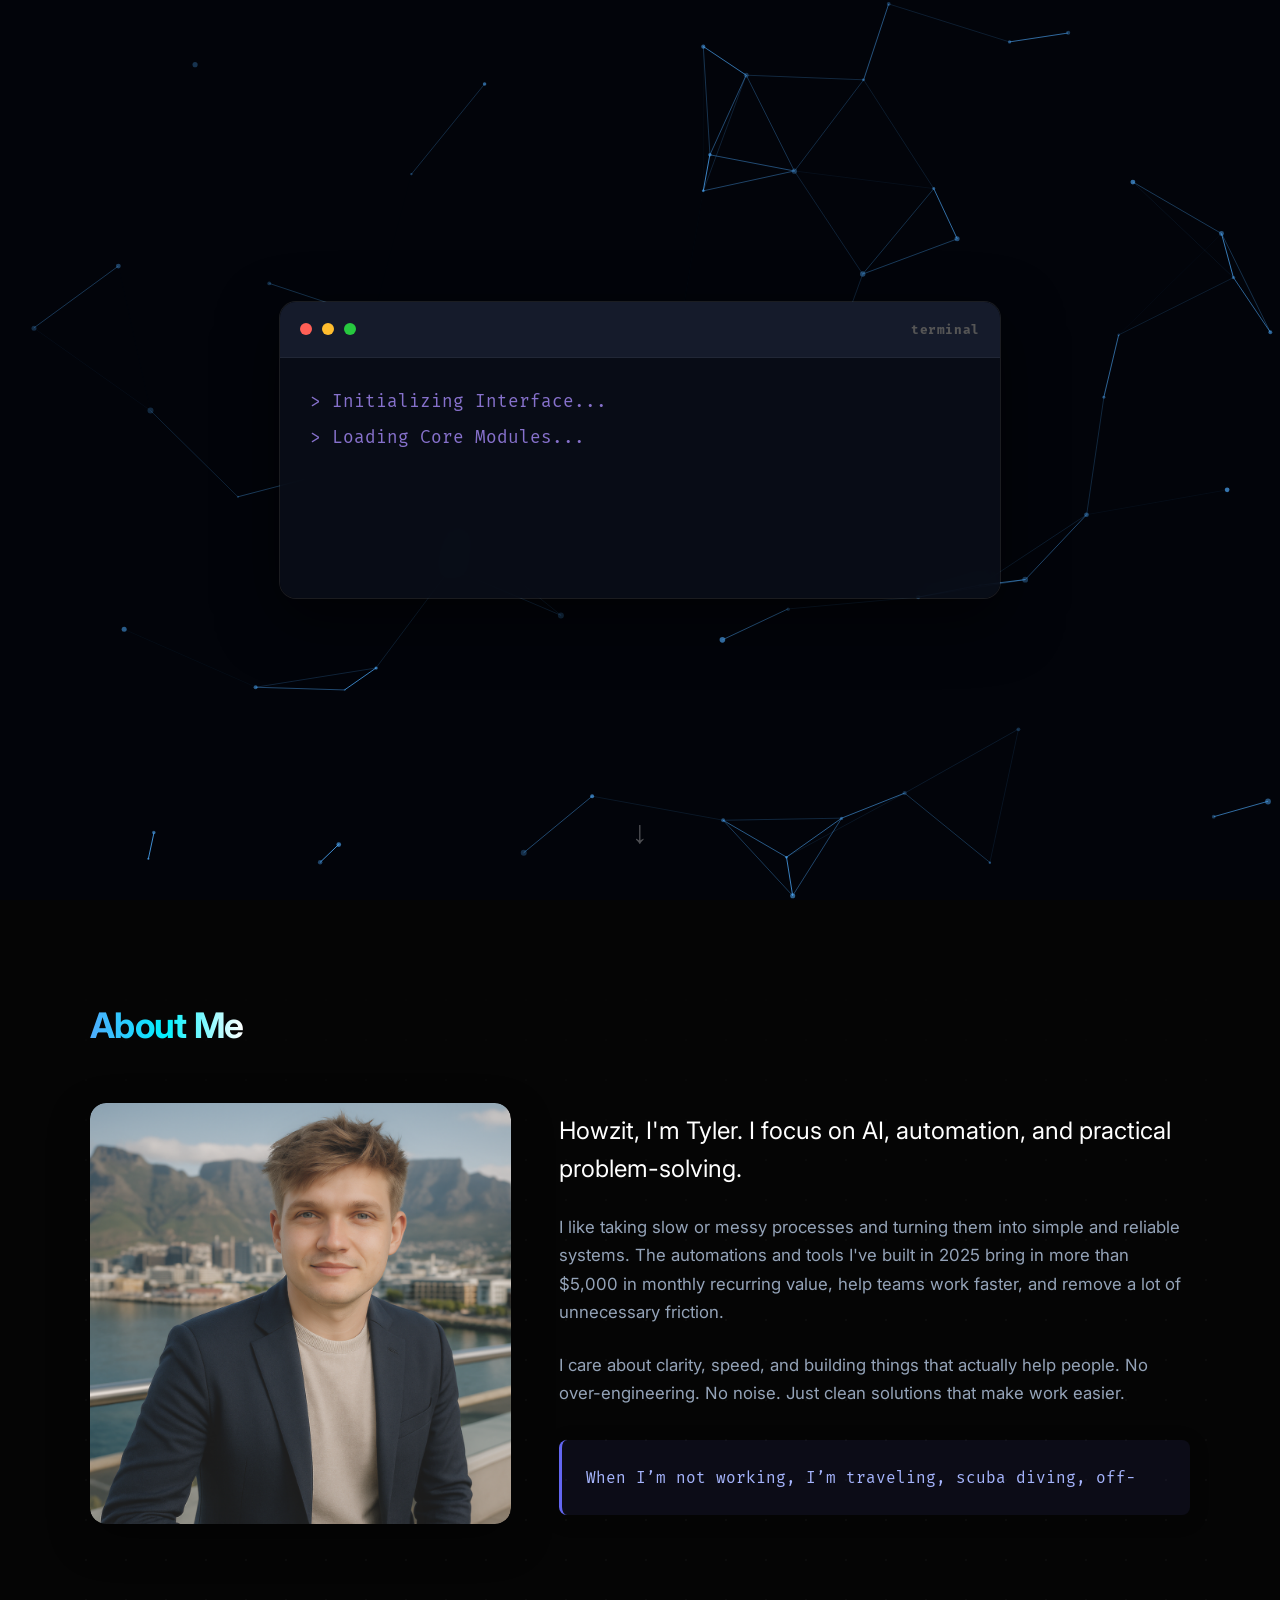
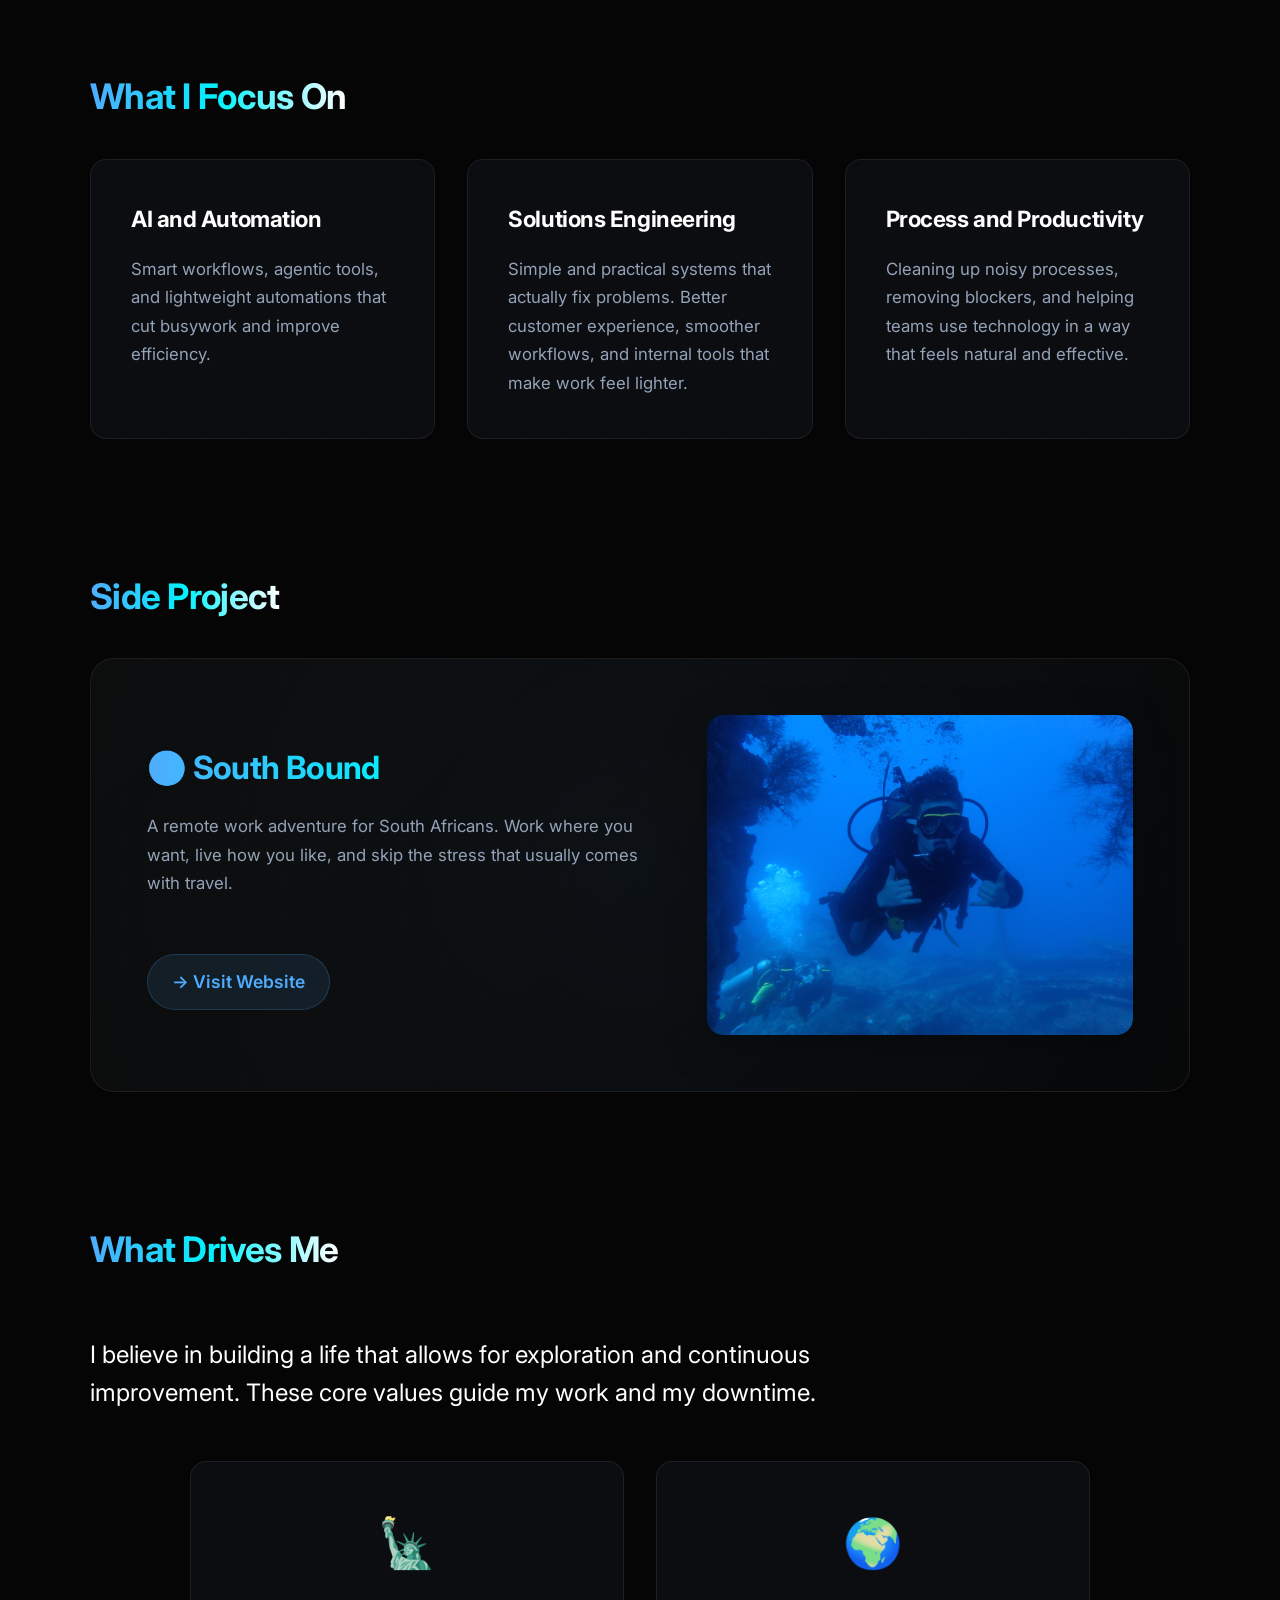
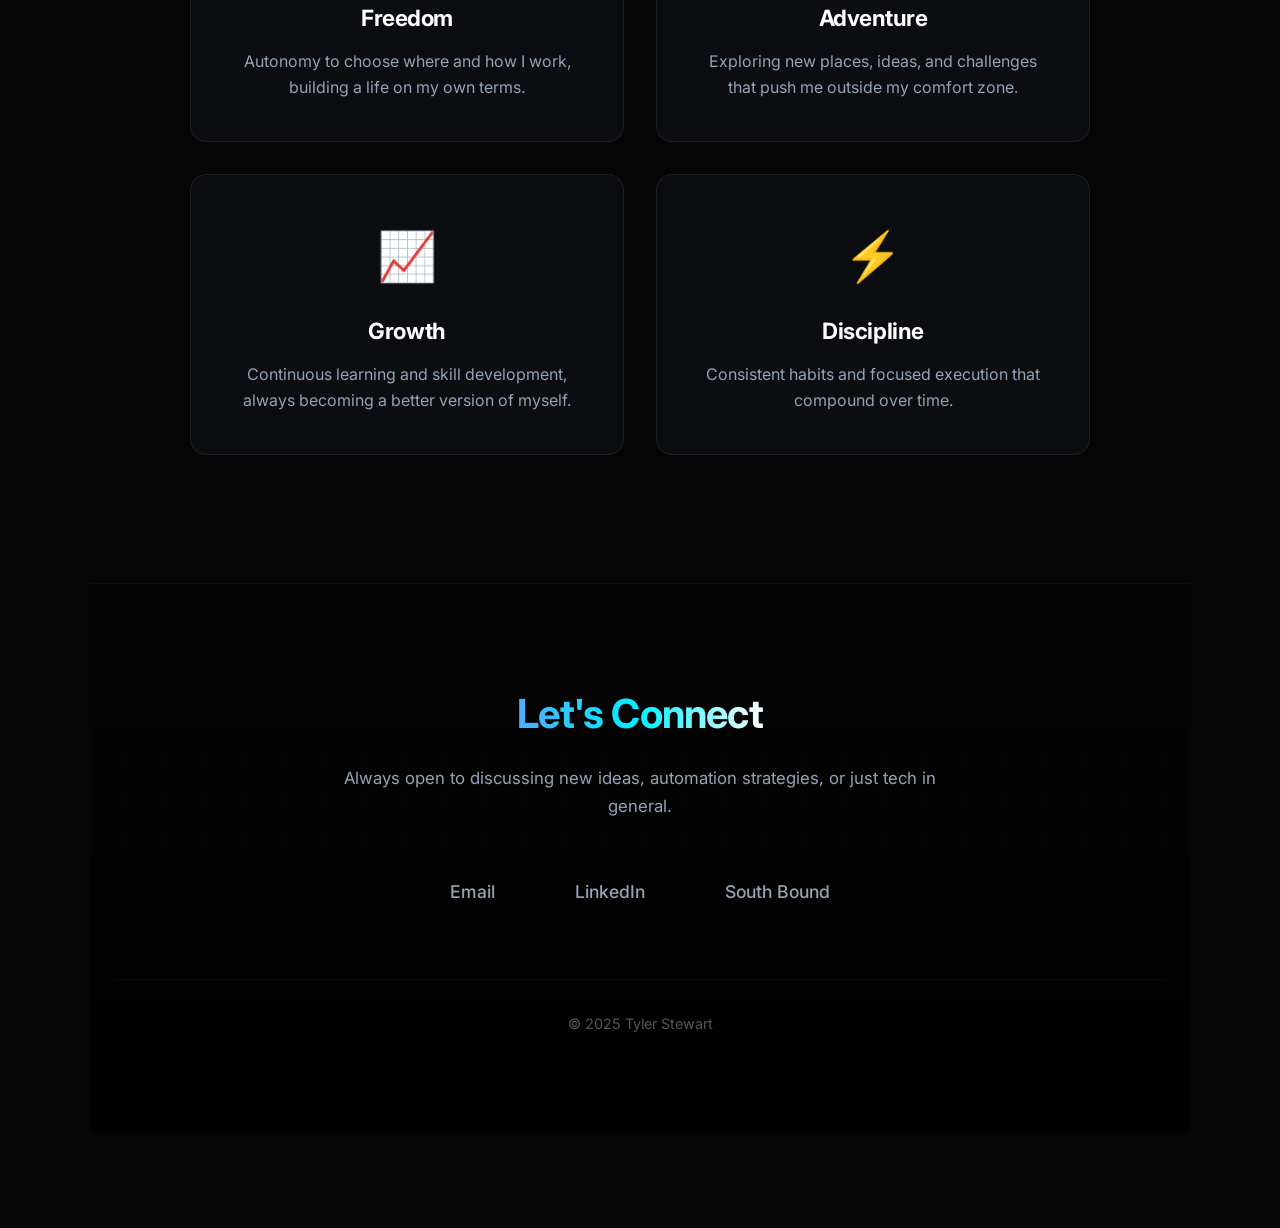
<file: index.html>
<!DOCTYPE html>
<html lang="en">

<head>
    <meta charset="UTF-8">
    <meta name="viewport" content="width=device-width, initial-scale=1.0">
    <title>Tyler Stewart | Engineer. Builder. Explorer.</title>
    <meta name="description" content="Tyler Stewart - AI, automation, and solutions engineering. Building practical systems that help teams work faster and remove unnecessary friction.">
    
    <!-- Open Graph / Social -->
    <meta property="og:type" content="website">
    <meta property="og:title" content="Tyler Stewart | Engineer. Builder. Explorer.">
    <meta property="og:description" content="AI, automation, and solutions engineering. Building practical systems that help teams work faster.">
    <meta property="og:url" content="https://tylerstewart.co.za/">
    <meta property="og:image" content="https://tylerstewart.co.za/og-image.png">
    
    <!-- Google Analytics -->
    <script async src="https://www.googletagmanager.com/gtag/js?id=G-WQVB68P7W1"></script>
    <script>
        window.dataLayer = window.dataLayer || [];
        function gtag(){dataLayer.push(arguments);}
        gtag('js', new Date());
        gtag('config', 'G-WQVB68P7W1');
    </script>
    
    <!-- Favicon -->
    <link rel="icon" type="image/svg+xml" href="favicon.svg">
    
    <link rel="preconnect" href="https://fonts.googleapis.com">
    <link rel="preconnect" href="https://fonts.gstatic.com" crossorigin>
    <link
        href="https://fonts.googleapis.com/css2?family=Fira+Mono:wght@400;500;700&family=Inter:wght@300;400;600;700&display=swap"
        rel="stylesheet">
    <link rel="stylesheet" href="style.css">
</head>

<body>

    <!-- Global Background -->
    <canvas id="matrix-hero-bg" class="matrix-hero-bg"></canvas>

    <!-- Hero Section -->
    <section class="hero-section" id="hero">
        <div class="terminal">
            <div class="terminal-header">
                <div class="buttons">
                    <span class="dot red"></span>
                    <span class="dot yellow"></span>
                    <span class="dot green"></span>
                </div>
                <div class="terminal-title">terminal</div>
            </div>
            <div class="terminal-body" id="terminal-content">
                <!-- Content will be injected by script.js -->
                <div class="line">
                    <span class="prompt">tyler@ai:~$</span> <span id="typewriter"></span><span class="cursor"
                        id="terminal-cursor">█</span>
                </div>
            </div>
        </div>
        <button id="scroll-down" aria-label="Scroll Down">
            ↓
        </button>
    </section>

    <!-- Main Content -->
    <main class="main-content" id="main-content">
        <div class="dots-bg"></div>

        <!-- About Me -->
        <section class="section fade-in" id="about">
            <h2>About Me</h2>
            <div class="split-layout">
                <div class="image-container left">
                    <img src="Untitled design(8).png" alt="Tyler Stewart" loading="lazy">
                </div>
                <div class="text-container">
                    <p class="intro-text">
                        Howzit, I'm Tyler. I focus on AI, automation, and practical problem-solving.
                    </p>
                    <p>
                        I like taking slow or messy processes and turning them into simple and reliable systems. The
                        automations
                        and tools I've built in 2025 bring in more than $5,000 in monthly recurring value, help teams work
                        faster, and
                        remove a lot of unnecessary friction.
                    </p>
                    <p>
                        I care about clarity, speed, and building things that actually help people. No over-engineering.
                        No
                        noise. Just clean solutions that make work easier.
                    </p>
                    <p id="about-typewriter" class="highlight-text"></p>
                </div>
            </div>
        </section>

        <!-- Focus Areas -->
        <section class="section fade-in" id="focus">
            <h2>What I Focus On</h2>
            <div class="cards">
                <div class="card fade-in delay-1">
                    <h3>AI and Automation</h3>
                    <p>Smart workflows, agentic tools, and lightweight automations that cut busywork and improve
                        efficiency.</p>
                </div>
                <div class="card fade-in delay-2">
                    <h3>Solutions Engineering</h3>
                    <p>Simple and practical systems that actually fix problems. Better customer experience, smoother
                        workflows, and internal tools that make work feel lighter.</p>
                </div>
                <div class="card fade-in delay-3">
                    <h3>Process and Productivity</h3>
                    <p>Cleaning up noisy processes, removing blockers, and helping teams use technology in a way that
                        feels natural and effective.</p>
                </div>
            </div>
        </section>

        <!-- Side Project -->
        <section class="section fade-in" id="projects">
            <h2>Side Project</h2>
            <div class="project-card split-layout-card">
                <div class="project-content">
                    <h3>🌍 South Bound</h3>
                    <p>A remote work adventure for South Africans. Work where you want, live how you like, and
                        skip the stress that usually comes with travel.</p>
                    <a href="https://www.southbnd.co.za/" class="project-link" target="_blank" rel="noopener noreferrer">→ Visit Website</a>
                </div>
                <div class="image-container right">
                    <img src="P7090043.JPG" alt="South Bound Project" loading="lazy">
                </div>
            </div>
        </section>

        <!-- What Drives Me -->
        <section class="section fade-in" id="values">
            <h2>What Drives Me</h2>
            <p class="intro-text" style="margin-bottom: 3rem;">
                I believe in building a life that allows for exploration and continuous improvement. These core values
                guide my work and my downtime.
            </p>
            <div class="values-grid">
                <div class="value-card fade-in delay-1">
                    <div class="value-icon">🗽</div>
                    <h3>Freedom</h3>
                    <p>Autonomy to choose where and how I work, building a life on my own terms.</p>
                </div>
                <div class="value-card fade-in delay-2">
                    <div class="value-icon">🌍</div>
                    <h3>Adventure</h3>
                    <p>Exploring new places, ideas, and challenges that push me outside my comfort zone.</p>
                </div>
                <div class="value-card fade-in delay-3">
                    <div class="value-icon">📈</div>
                    <h3>Growth</h3>
                    <p>Continuous learning and skill development, always becoming a better version of myself.</p>
                </div>
                <div class="value-card fade-in delay-4">
                    <div class="value-icon">⚡</div>
                    <h3>Discipline</h3>
                    <p>Consistent habits and focused execution that compound over time.</p>
                </div>
            </div>
        </section>

        <!-- Footer -->
        <footer class="footer fade-in" id="footer">
            <div class="footer-content">
                <h2>Let's Connect</h2>
                <p>Always open to discussing new ideas, automation strategies, or just tech in general.</p>

                <div class="footer-links">
                    <a href="mailto:email@tylerstewart.co.za" class="footer-link">Email</a>
                    <a href="https://www.linkedin.com/in/tylerstewartza/" class="footer-link" target="_blank" rel="noopener noreferrer">LinkedIn</a>
                    <a href="https://www.southbnd.co.za/" class="footer-link" target="_blank" rel="noopener noreferrer">South Bound</a>
                </div>
                <div class="footer-bottom">
                    <p class="copyright">&copy; 2025 Tyler Stewart</p>
                </div>
            </div>
        </footer>

    </main>

    <script src="script.js"></script>
</body>

</html>
</file>
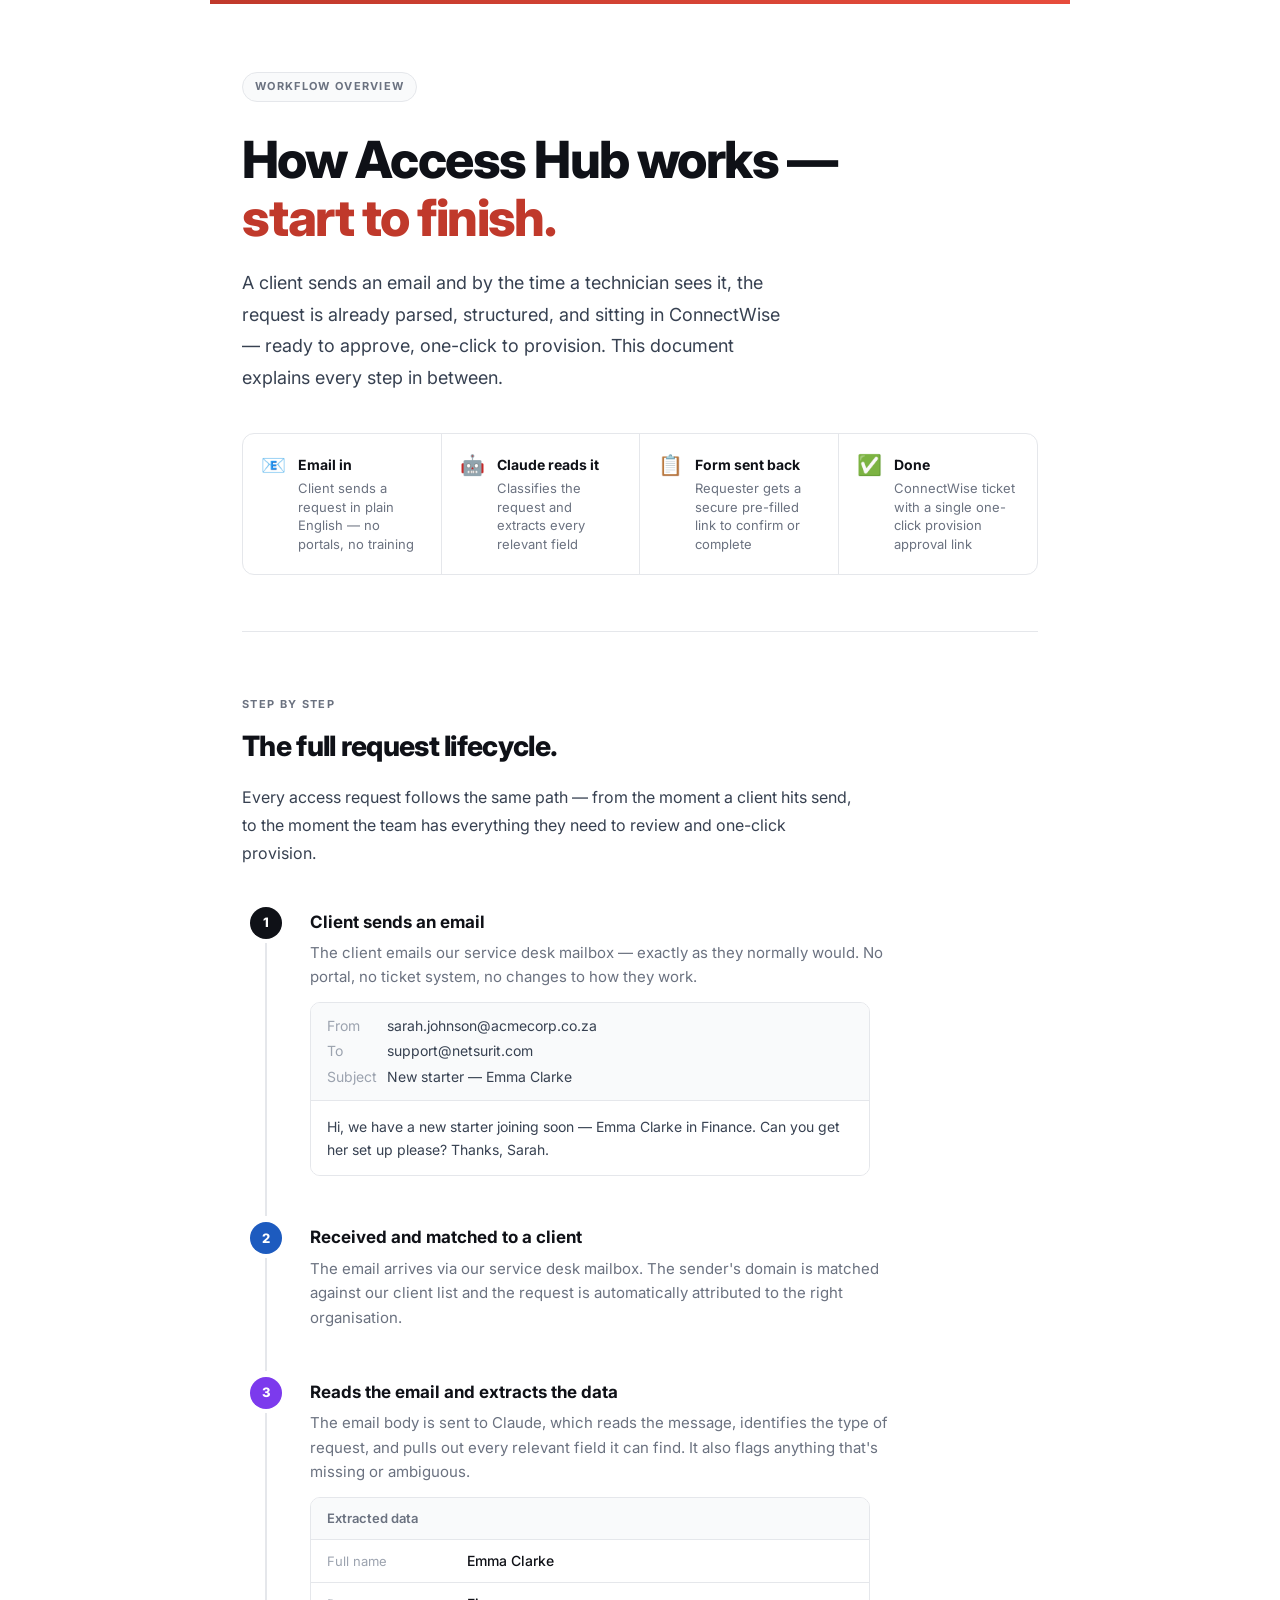
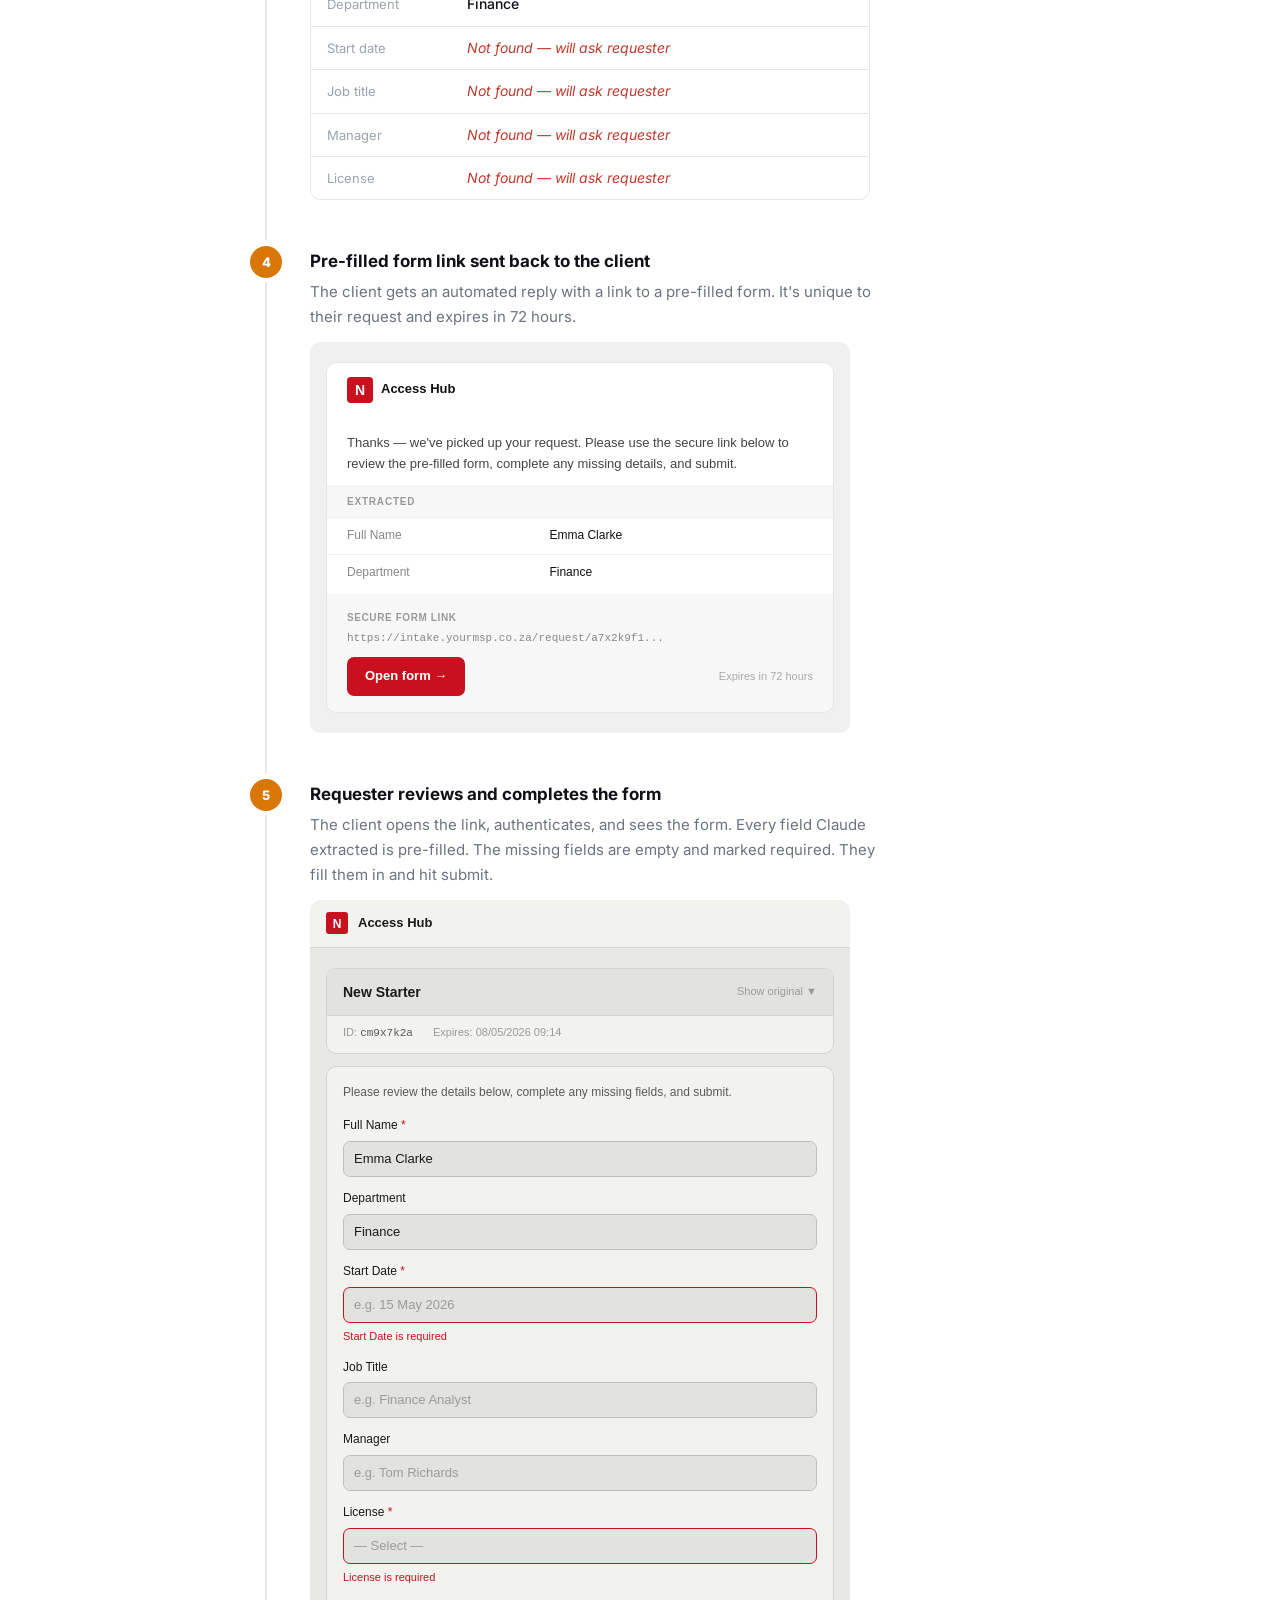
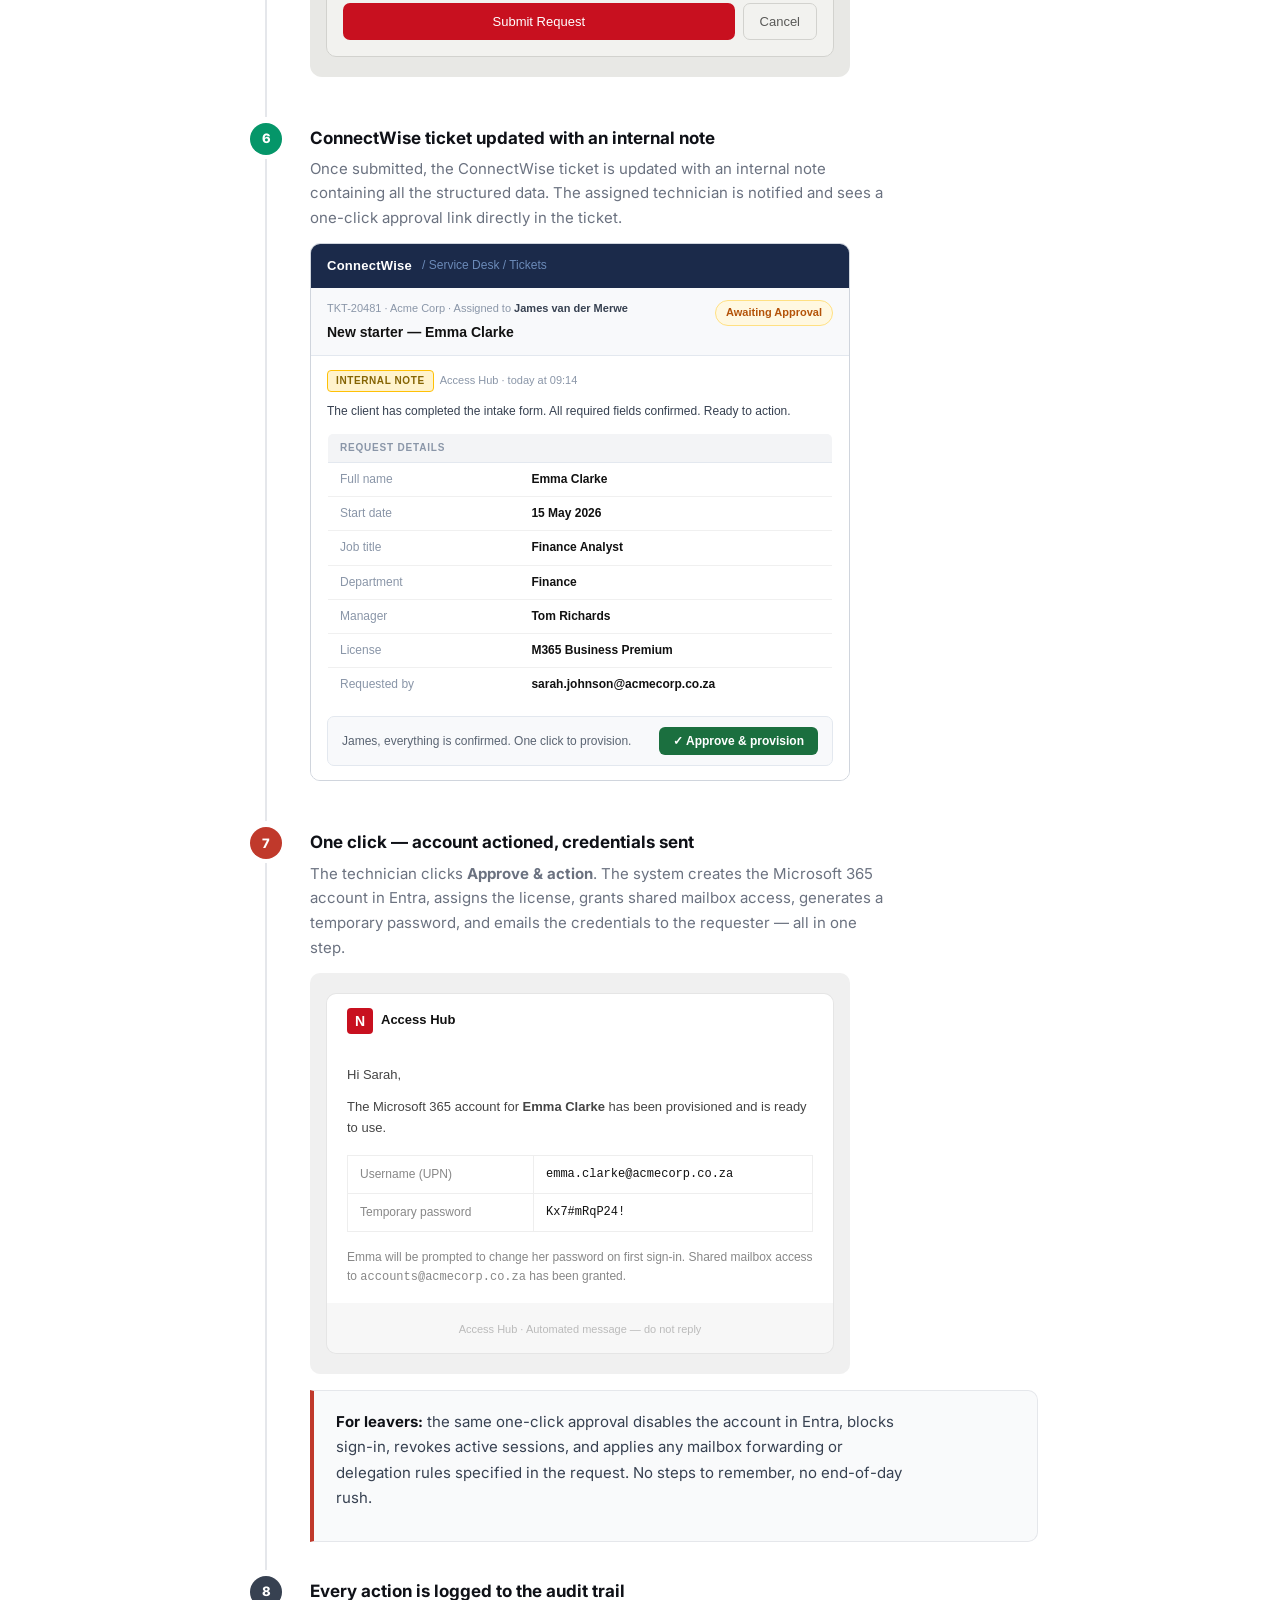
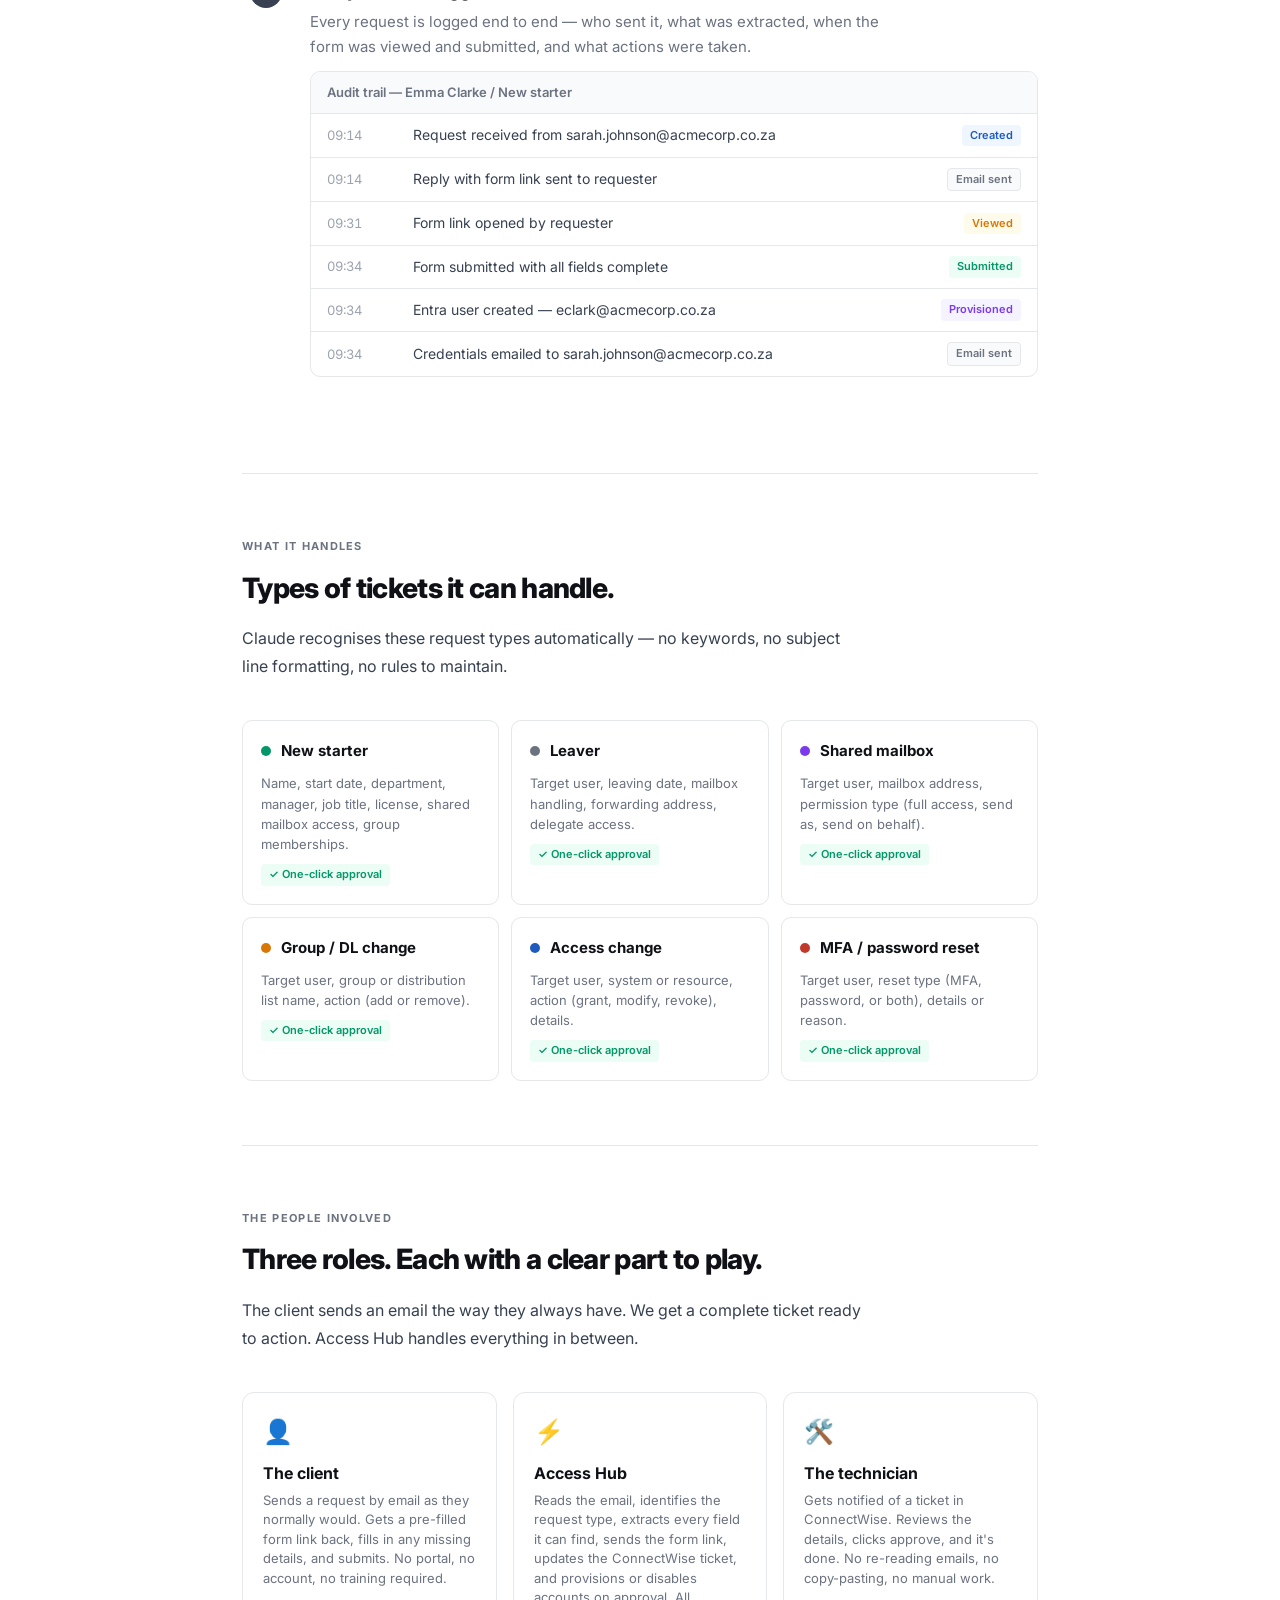
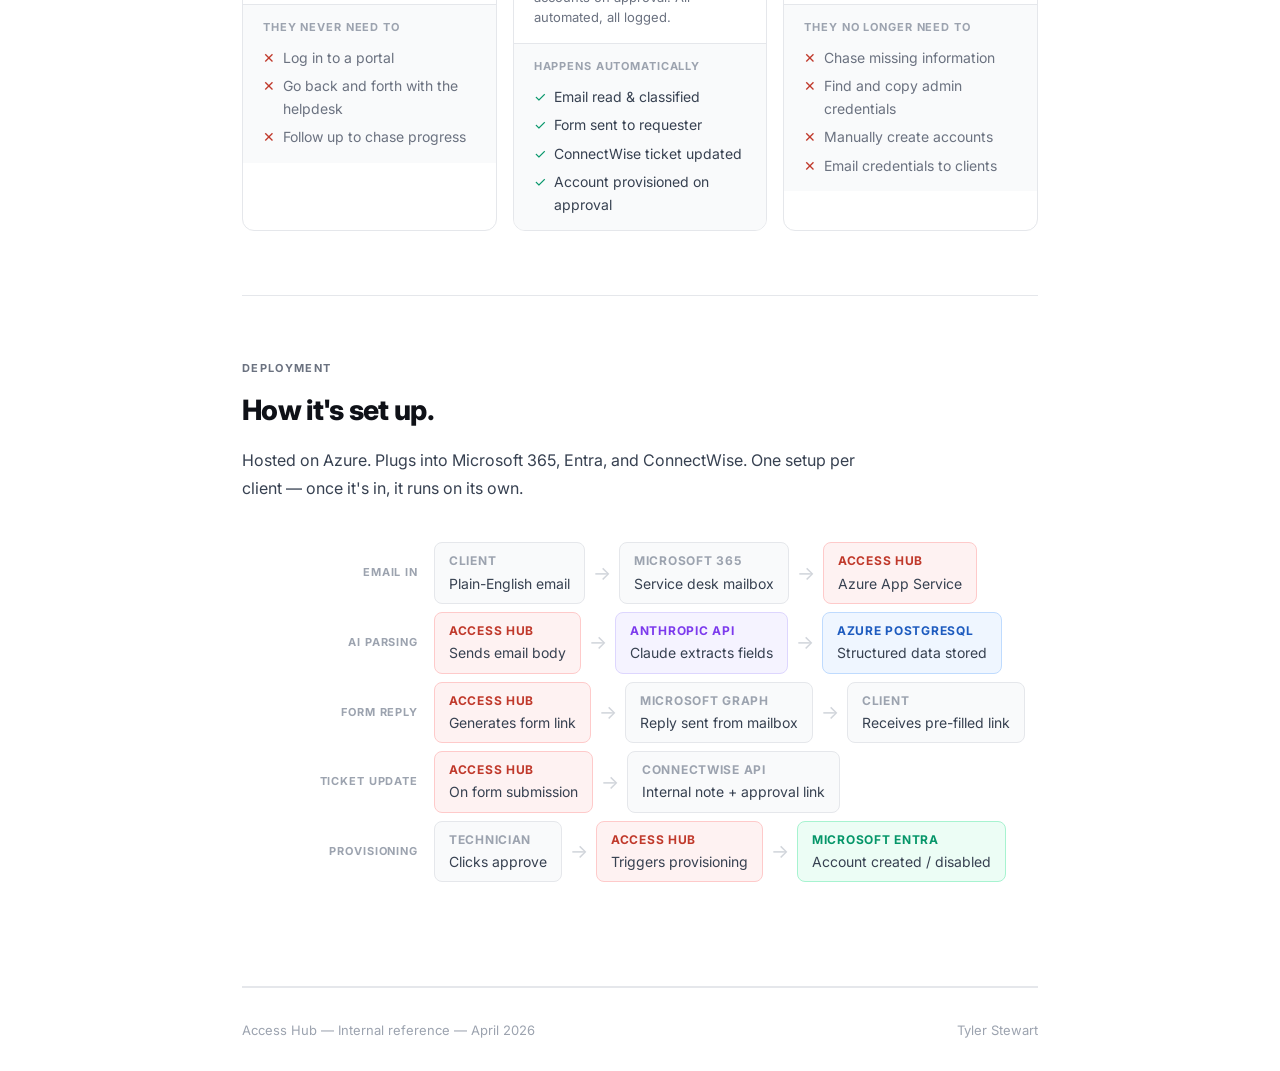
<file: access-hub-workflow/index.html>
<!DOCTYPE html>
<html lang="en">
<head>
<meta charset="UTF-8" />
<meta name="viewport" content="width=device-width, initial-scale=1.0" />
<title>Access Hub — How It Works</title>
<style>
  @import url('https://fonts.googleapis.com/css2?family=Inter:wght@300;400;500;600;700;800&display=swap');

  *, *::before, *::after { box-sizing: border-box; margin: 0; padding: 0; }

  :root {
    --ink:          #0f1117;
    --ink2:         #374151;
    --muted:        #6b7280;
    --light:        #9ca3af;
    --dim:          #d1d5db;
    --border:       #e5e7eb;
    --surface:      #f9fafb;
    --white:        #ffffff;
    --accent:       #c0392b;
    --accent-mid:   #e74c3c;
    --accent-dim:   #fef2f2;
    --accent-border:#fecaca;
    --green:        #059669;
    --green-dim:    #ecfdf5;
    --green-border: #a7f3d0;
    --blue:         #1d5bbf;
    --blue-dim:     #eff6ff;
    --blue-border:  #bfdbfe;
    --amber:        #d97706;
    --amber-dim:    #fffbeb;
    --amber-border: #fde68a;
    --purple:       #7c3aed;
    --purple-dim:   #f5f3ff;
    --purple-border:#ddd6fe;
  }

  html { font-size: 16px; }
  body {
    font-family: 'Inter', -apple-system, BlinkMacSystemFont, sans-serif;
    color: var(--ink);
    background: var(--white);
    line-height: 1.6;
    -webkit-font-smoothing: antialiased;
  }

  .page { max-width: 860px; margin: 0 auto; padding: 0 32px; }

  /* ── Cover ── */
  .cover {
    padding: 72px 0 56px;
    border-bottom: 1px solid var(--border);
    position: relative;
  }
  .cover::before {
    content: '';
    position: absolute;
    top: 0; left: -32px; right: -32px; height: 4px;
    background: linear-gradient(90deg, var(--accent) 0%, var(--accent-mid) 100%);
  }
  .cover-label {
    display: inline-flex;
    align-items: center;
    gap: 6px;
    font-size: 11px;
    font-weight: 700;
    letter-spacing: .12em;
    text-transform: uppercase;
    color: var(--muted);
    background: var(--surface);
    border: 1px solid var(--border);
    padding: 5px 12px;
    border-radius: 99px;
    margin-bottom: 28px;
  }
  .cover h1 {
    font-size: clamp(2rem, 5vw, 3.2rem);
    font-weight: 800;
    letter-spacing: -.03em;
    line-height: 1.15;
    color: var(--ink);
    max-width: 640px;
    margin-bottom: 20px;
  }
  .cover h1 em { font-style: normal; color: var(--accent); }
  .cover-sub {
    font-size: 1.125rem;
    color: var(--ink2);
    max-width: 560px;
    line-height: 1.75;
    margin-bottom: 40px;
  }

  /* ── Quick summary bar ── */
  .summary-bar {
    display: grid;
    grid-template-columns: repeat(4, 1fr);
    border: 1px solid var(--border);
    border-radius: 12px;
    overflow: hidden;
  }
  .summary-item {
    padding: 20px 18px;
    border-right: 1px solid var(--border);
    display: flex;
    align-items: flex-start;
    gap: 12px;
  }
  .summary-item:last-child { border-right: none; }
  .summary-icon {
    font-size: 20px;
    line-height: 1;
    flex-shrink: 0;
    margin-top: 1px;
  }
  .summary-item h4 { font-size: .875rem; font-weight: 700; color: var(--ink); margin-bottom: 2px; }
  .summary-item p  { font-size: .8125rem; color: var(--muted); line-height: 1.45; }

  /* ── Sections ── */
  section { padding: 64px 0; border-bottom: 1px solid var(--border); }
  section:last-child { border-bottom: none; }
  .section-label {
    font-size: 11px;
    font-weight: 700;
    letter-spacing: .12em;
    text-transform: uppercase;
    color: var(--muted);
    margin-bottom: 10px;
  }
  h2 {
    font-size: 1.75rem;
    font-weight: 800;
    letter-spacing: -.025em;
    color: var(--ink);
    margin-bottom: 14px;
  }
  .section-intro {
    font-size: 1rem;
    color: var(--ink2);
    max-width: 620px;
    line-height: 1.75;
    margin-bottom: 40px;
  }

  /* ── Main flow ── */
  .flow { display: flex; flex-direction: column; gap: 2px; }

  .flow-step {
    display: grid;
    grid-template-columns: 48px 1fr;
    gap: 0;
  }

  /* connector column */
  .flow-connector {
    display: flex;
    flex-direction: column;
    align-items: center;
  }
  .flow-dot {
    width: 32px; height: 32px;
    border-radius: 50%;
    display: flex; align-items: center; justify-content: center;
    font-size: 13px;
    font-weight: 800;
    flex-shrink: 0;
    z-index: 1;
    position: relative;
  }
  .flow-line {
    width: 2px;
    flex: 1;
    background: var(--border);
    margin: 4px 0;
    min-height: 24px;
  }
  .flow-step:last-child .flow-line { display: none; }

  /* content column */
  .flow-content {
    padding: 4px 0 32px 20px;
  }
  .flow-content h3 {
    font-size: 1.0625rem;
    font-weight: 700;
    color: var(--ink);
    margin-bottom: 8px;
    line-height: 1.3;
  }
  .flow-content p {
    font-size: .9375rem;
    color: var(--muted);
    line-height: 1.65;
    max-width: 580px;
    margin-bottom: 12px;
  }

  /* ── Email mock ── */
  .email-mock {
    border: 1px solid var(--border);
    border-radius: 10px;
    overflow: hidden;
    max-width: 560px;
    margin: 12px 0;
    font-size: .875rem;
  }
  .email-header {
    background: var(--surface);
    border-bottom: 1px solid var(--border);
    padding: 12px 16px;
    display: flex;
    flex-direction: column;
    gap: 3px;
  }
  .email-header .row { display: flex; gap: 8px; }
  .email-header .row .lbl { color: var(--light); width: 52px; flex-shrink: 0; }
  .email-header .row .val { color: var(--ink2); }
  .email-body {
    padding: 14px 16px;
    color: var(--ink2);
    line-height: 1.65;
    background: var(--white);
  }

  /* ── Extraction mock ── */
  .extract-mock {
    border: 1px solid var(--border);
    border-radius: 10px;
    overflow: hidden;
    max-width: 560px;
    margin: 12px 0;
    font-size: .875rem;
  }
  .extract-header {
    background: var(--surface);
    border-bottom: 1px solid var(--border);
    padding: 10px 16px;
    display: flex;
    align-items: center;
    justify-content: space-between;
    flex-wrap: wrap;
    gap: 8px;
  }
  .extract-header .title { font-size: .8125rem; font-weight: 600; color: var(--muted); }
  .extract-row {
    display: flex;
    border-bottom: 1px solid var(--border);
    align-items: baseline;
  }
  .extract-row:last-child { border-bottom: none; }
  .extract-key {
    width: 140px;
    flex-shrink: 0;
    padding: 10px 16px;
    color: var(--light);
    font-size: .8125rem;
  }
  .extract-val {
    padding: 10px 16px;
    color: var(--ink);
    font-weight: 500;
    font-size: .875rem;
  }
  .extract-val.missing {
    color: var(--accent);
    font-weight: 400;
    font-style: italic;
  }

  /* ── Form mock ── */
  .form-mock {
    border: 1px solid var(--border);
    border-radius: 10px;
    overflow: hidden;
    max-width: 560px;
    margin: 12px 0;
  }
  .form-mock-header {
    background: var(--surface);
    border-bottom: 1px solid var(--border);
    padding: 12px 16px;
    display: flex;
    align-items: center;
    justify-content: space-between;
    gap: 8px;
    flex-wrap: wrap;
  }
  .form-mock-header .title { font-size: .875rem; font-weight: 700; color: var(--ink); }
  .form-mock-body { padding: 16px; display: flex; flex-direction: column; gap: 10px; }
  .form-field { display: flex; flex-direction: column; gap: 4px; }
  .form-field label { font-size: .75rem; font-weight: 600; color: var(--muted); text-transform: uppercase; letter-spacing: .06em; }
  .form-input {
    border: 1px solid var(--border);
    border-radius: 6px;
    padding: 8px 12px;
    font-size: .875rem;
    color: var(--ink);
    background: var(--white);
    font-family: inherit;
  }
  .form-input.empty {
    border-color: var(--accent-border);
    background: var(--accent-dim);
    color: var(--accent);
  }
  .form-input.prefilled { background: var(--green-dim); border-color: var(--green-border); color: var(--ink); }
  .form-submit {
    margin-top: 4px;
    background: var(--accent);
    color: white;
    border: none;
    border-radius: 7px;
    padding: 10px 20px;
    font-size: .875rem;
    font-weight: 600;
    font-family: inherit;
    cursor: default;
    display: inline-flex;
    align-items: center;
    gap: 6px;
  }

  /* ── Ticket mock ── */
  .ticket-mock {
    border: 1px solid var(--border);
    border-radius: 10px;
    overflow: hidden;
    max-width: 560px;
    margin: 12px 0;
    font-size: .875rem;
  }
  .ticket-header {
    background: var(--surface);
    border-bottom: 1px solid var(--border);
    padding: 12px 16px;
    display: flex;
    align-items: center;
    justify-content: space-between;
    gap: 8px;
  }
  .ticket-header .title { font-size: .875rem; font-weight: 700; color: var(--ink); }
  .ticket-body { padding: 14px 16px; }
  .ticket-fields { display: grid; grid-template-columns: 1fr 1fr; gap: 8px; }
  .ticket-field .lbl { font-size: .75rem; color: var(--light); margin-bottom: 1px; }
  .ticket-field .val { font-size: .875rem; font-weight: 600; color: var(--ink); }

  /* ── Type cards ── */
  .type-grid {
    display: grid;
    grid-template-columns: repeat(auto-fill, minmax(240px, 1fr));
    gap: 12px;
  }
  .type-card {
    border: 1px solid var(--border);
    border-radius: 10px;
    padding: 18px;
    background: var(--white);
  }
  .type-card-top {
    display: flex;
    align-items: center;
    gap: 10px;
    margin-bottom: 10px;
  }
  .type-dot {
    width: 10px; height: 10px;
    border-radius: 50%;
    flex-shrink: 0;
  }
  .type-card h4 { font-size: .9375rem; font-weight: 700; color: var(--ink); }
  .type-card .fields {
    font-size: .8125rem;
    color: var(--muted);
    line-height: 1.55;
  }
  .type-card .auto-tag {
    display: inline-flex;
    align-items: center;
    gap: 4px;
    font-size: 11px;
    font-weight: 600;
    padding: 2px 8px;
    border-radius: 4px;
    margin-top: 10px;
  }

  /* ── Who sees what ── */
  .actor-grid {
    display: grid;
    grid-template-columns: repeat(auto-fit, minmax(220px, 1fr));
    gap: 16px;
  }
  .actor-card {
    border: 1px solid var(--border);
    border-radius: 12px;
    overflow: hidden;
  }
  .actor-header {
    padding: 14px 18px;
    border-bottom: 1px solid var(--border);
    display: flex;
    align-items: center;
    gap: 10px;
  }
  .actor-avatar {
    width: 32px; height: 32px;
    border-radius: 50%;
    display: flex; align-items: center; justify-content: center;
    font-size: 15px;
    flex-shrink: 0;
  }
  .actor-header h4 { font-size: .9375rem; font-weight: 700; color: var(--ink); }
  .actor-header p  { font-size: .8125rem; color: var(--muted); }
  .actor-body { padding: 14px 18px; }
  .actor-item {
    display: flex;
    gap: 8px;
    font-size: .875rem;
    color: var(--ink2);
    padding: 4px 0;
    align-items: flex-start;
  }
  .actor-item::before { content: '·'; color: var(--dim); flex-shrink: 0; margin-top: 1px; }

  /* ── Audit table ── */
  .audit-mock {
    border: 1px solid var(--border);
    border-radius: 10px;
    overflow: hidden;
    font-size: .875rem;
  }
  .audit-mock-header {
    background: var(--surface);
    border-bottom: 1px solid var(--border);
    padding: 10px 16px;
    font-size: .8125rem;
    font-weight: 600;
    color: var(--muted);
  }
  .audit-row {
    display: flex;
    align-items: center;
    gap: 16px;
    padding: 10px 16px;
    border-bottom: 1px solid var(--border);
  }
  .audit-row:last-child { border-bottom: none; }
  .audit-time { color: var(--light); font-size: .8125rem; width: 70px; flex-shrink: 0; font-variant-numeric: tabular-nums; }
  .audit-event { color: var(--ink2); flex: 1; }
  .audit-badge {
    font-size: 11px;
    font-weight: 600;
    padding: 2px 8px;
    border-radius: 4px;
    flex-shrink: 0;
  }

  /* ── Callout ── */
  .callout {
    background: var(--surface);
    border: 1px solid var(--border);
    border-left: 4px solid var(--accent);
    border-radius: 0 10px 10px 0;
    padding: 18px 22px;
    margin: 20px 0 0;
  }
  .callout p { font-size: .9375rem; color: var(--ink2); line-height: 1.7; }
  .callout strong { color: var(--ink); }

  /* pill utility */
  .pill {
    display: inline-flex; align-items: center; gap: 4px;
    font-size: 11px; font-weight: 700; letter-spacing: .06em;
    text-transform: uppercase; padding: 3px 9px; border-radius: 99px;
  }
  .pill-green  { background: var(--green-dim);   color: var(--green);  border: 1px solid var(--green-border); }
  .pill-blue   { background: var(--blue-dim);    color: var(--blue);   border: 1px solid var(--blue-border); }
  .pill-amber  { background: var(--amber-dim);   color: var(--amber);  border: 1px solid var(--amber-border); }
  .pill-red    { background: var(--accent-dim);  color: var(--accent); border: 1px solid var(--accent-border); }
  .pill-purple { background: var(--purple-dim);  color: var(--purple); border: 1px solid var(--purple-border); }
  .pill-grey   { background: var(--surface);     color: var(--muted);  border: 1px solid var(--border); }

  /* ── Footer ── */
  footer {
    padding: 32px 0;
    border-top: 1px solid var(--border);
    display: flex;
    justify-content: space-between;
    align-items: center;
    flex-wrap: wrap;
    gap: 12px;
  }
  footer p { font-size: .8125rem; color: var(--light); }

  @media print {
    .cover { page-break-after: always; }
    section { padding: 40px 0; }
    a { text-decoration: none; color: inherit; }
    .no-print { display: none; }
  }
  @media (max-width: 600px) {
    .page { padding: 0 20px; }
    .summary-bar { grid-template-columns: 1fr 1fr; }
    .summary-item:nth-child(2) { border-right: none; }
    .ticket-fields { grid-template-columns: 1fr; }
  }
</style>
</head>
<body>
<div class="page">

  <!-- ── Cover ── -->
  <div class="cover">
    <div class="cover-label">Workflow overview</div>
    <h1>How Access Hub works —<br/><em>start to finish.</em></h1>
    <p class="cover-sub">
      A client sends an email and by the time a technician sees it, the request is already parsed, structured, and sitting in ConnectWise — ready to approve, one-click to provision. This document explains every step in between.
    </p>

    <div class="summary-bar">
      <div class="summary-item">
        <div class="summary-icon">📧</div>
        <div>
          <h4>Email in</h4>
          <p>Client sends a request in plain English — no portals, no training</p>
        </div>
      </div>
      <div class="summary-item">
        <div class="summary-icon">🤖</div>
        <div>
          <h4>Claude reads it</h4>
          <p>Classifies the request and extracts every relevant field</p>
        </div>
      </div>
      <div class="summary-item">
        <div class="summary-icon">📋</div>
        <div>
          <h4>Form sent back</h4>
          <p>Requester gets a secure pre-filled link to confirm or complete</p>
        </div>
      </div>
      <div class="summary-item">
        <div class="summary-icon">✅</div>
        <div>
          <h4>Done</h4>
          <p>ConnectWise ticket with a single one-click provision approval link</p>
        </div>
      </div>
    </div>
  </div>

  <!-- ── The full flow ── -->
  <section>
    <div class="section-label">Step by step</div>
    <h2>The full request lifecycle.</h2>
    <p class="section-intro">
      Every access request follows the same path — from the moment a client hits send, to the moment the team has everything they need to review and one-click provision.
    </p>

    <div class="flow">

      <!-- Step 1 -->
      <div class="flow-step">
        <div class="flow-connector">
          <div class="flow-dot" style="background:var(--ink);color:white">1</div>
          <div class="flow-line"></div>
        </div>
        <div class="flow-content">
          <h3>Client sends an email</h3>
          <p>
            The client emails our service desk mailbox — exactly as they normally would.
            No portal, no ticket system, no changes to how they work.
          </p>
          <div class="email-mock">
            <div class="email-header">
              <div class="row"><span class="lbl">From</span><span class="val">sarah.johnson@acmecorp.co.za</span></div>
              <div class="row"><span class="lbl">To</span><span class="val">support@netsurit.com</span></div>
              <div class="row"><span class="lbl">Subject</span><span class="val">New starter — Emma Clarke</span></div>
            </div>
            <div class="email-body">
              Hi, we have a new starter joining soon — Emma Clarke in Finance. Can you get her set up please? Thanks, Sarah.
            </div>
          </div>
        </div>
      </div>

      <!-- Step 2 -->
      <div class="flow-step">
        <div class="flow-connector">
          <div class="flow-dot" style="background:var(--blue);color:white">2</div>
          <div class="flow-line"></div>
        </div>
        <div class="flow-content">
          <h3>Received and matched to a client</h3>
          <p>
            The email arrives via our service desk mailbox. The sender's domain is matched against
            our client list and the request is automatically attributed to the right organisation.
          </p>
        </div>
      </div>

      <!-- Step 3 -->
      <div class="flow-step">
        <div class="flow-connector">
          <div class="flow-dot" style="background:var(--purple);color:white">3</div>
          <div class="flow-line"></div>
        </div>
        <div class="flow-content">
          <h3>Reads the email and extracts the data</h3>
          <p>
            The email body is sent to Claude, which reads the message, identifies the type
            of request, and pulls out every relevant field it can find. It also flags
            anything that's missing or ambiguous.
          </p>
          <div class="extract-mock">
            <div class="extract-header">
              <span class="title">Extracted data</span>
            </div>
            <div class="extract-row"><span class="extract-key">Full name</span><span class="extract-val">Emma Clarke</span></div>
            <div class="extract-row"><span class="extract-key">Department</span><span class="extract-val">Finance</span></div>
            <div class="extract-row"><span class="extract-key">Start date</span><span class="extract-val missing">Not found — will ask requester</span></div>
            <div class="extract-row"><span class="extract-key">Job title</span><span class="extract-val missing">Not found — will ask requester</span></div>
            <div class="extract-row"><span class="extract-key">Manager</span><span class="extract-val missing">Not found — will ask requester</span></div>
            <div class="extract-row"><span class="extract-key">License</span><span class="extract-val missing">Not found — will ask requester</span></div>
          </div>
        </div>
      </div>

      <!-- Step 4 -->
      <div class="flow-step">
        <div class="flow-connector">
          <div class="flow-dot" style="background:var(--amber);color:white">4</div>
          <div class="flow-line"></div>
        </div>
        <div class="flow-content">
          <h3>Pre-filled form link sent back to the client</h3>
          <p>
            The client gets an automated reply with a link to a pre-filled form. It's unique
            to their request and expires in 72 hours.
          </p>

          <!-- Real email render -->
          <div style="max-width:540px;margin:12px 0;background:#f0f0f0;border-radius:10px;padding:20px 16px;font-family:-apple-system,BlinkMacSystemFont,'Segoe UI',sans-serif;">
            <table width="100%" cellpadding="0" cellspacing="0">
              <!-- Header -->
              <tr>
                <td style="background:#fff;border-radius:10px 10px 0 0;border:1px solid #e5e5e5;border-bottom:none;padding:14px 20px;">
                  <table cellpadding="0" cellspacing="0"><tr>
                    <td style="padding-right:8px;vertical-align:middle;">
                      <div style="width:26px;height:26px;background:#C8101F;border-radius:4px;text-align:center;line-height:26px;">
                        <span style="color:#fff;font-weight:900;font-size:14px;">N</span>
                      </div>
                    </td>
                    <td style="vertical-align:middle;font-size:13px;font-weight:600;color:#111;">Access Hub</td>
                  </tr></table>
                </td>
              </tr>
              <!-- Body -->
              <tr>
                <td style="background:#fff;border-left:1px solid #e5e5e5;border-right:1px solid #e5e5e5;padding:16px 20px 12px;">
                  <p style="margin:0;font-size:13px;color:#444;line-height:1.6;">Thanks — we've picked up your request. Please use the secure link below to review the pre-filled form, complete any missing details, and submit.</p>
                </td>
              </tr>
              <!-- Extracted fields -->
              <tr>
                <td style="background:#fff;border-left:1px solid #e5e5e5;border-right:1px solid #e5e5e5;padding:0 0 4px;">
                  <table style="border-collapse:collapse;width:100%;">
                    <thead><tr><td colspan="2" style="padding:7px 20px;background:#f7f7f7;font-size:10px;font-weight:700;letter-spacing:0.08em;color:#999;text-transform:uppercase;border-bottom:1px solid #eee;border-top:1px solid #eee;">Extracted</td></tr></thead>
                    <tbody>
                      <tr><td style="padding:8px 20px;border-bottom:1px solid #f0f0f0;color:#888;font-size:12px;width:40%;">Full Name</td><td style="padding:8px 20px;border-bottom:1px solid #f0f0f0;font-size:12px;color:#111;font-weight:500;">Emma Clarke</td></tr>
                      <tr><td style="padding:8px 20px;color:#888;font-size:12px;">Department</td><td style="padding:8px 20px;font-size:12px;color:#111;font-weight:500;">Finance</td></tr>
                    </tbody>
                  </table>
                </td>
              </tr>
              <!-- Link footer -->
              <tr>
                <td style="background:#f7f7f7;border:1px solid #e5e5e5;border-top:none;border-radius:0 0 10px 10px;padding:16px 20px;">
                  <p style="margin:0 0 3px;font-size:10px;font-weight:600;letter-spacing:0.06em;text-transform:uppercase;color:#999;">Secure form link</p>
                  <p style="margin:0 0 10px;font-size:11px;color:#888;font-family:monospace;">https://intake.yourmsp.co.za/request/a7x2k9f1...</p>
                  <table cellpadding="0" cellspacing="0" width="100%"><tr>
                    <td><a href="#" style="display:inline-block;background:#C8101F;color:#fff;padding:9px 18px;border-radius:7px;text-decoration:none;font-weight:600;font-size:13px;">Open form &rarr;</a></td>
                    <td align="right" style="font-size:11px;color:#aaa;vertical-align:middle;">Expires in 72 hours</td>
                  </tr></table>
                </td>
              </tr>
            </table>
          </div>
        </div>
      </div>

      <!-- Step 5 -->
      <div class="flow-step">
        <div class="flow-connector">
          <div class="flow-dot" style="background:var(--amber);color:white">5</div>
          <div class="flow-line"></div>
        </div>
        <div class="flow-content">
          <h3>Requester reviews and completes the form</h3>
          <p>
            The client opens the link, authenticates, and sees the form. Every field Claude
            extracted is pre-filled. The missing fields are empty and marked required.
            They fill them in and hit submit.
          </p>

          <!-- Real form render -->
          <div style="max-width:540px;margin:12px 0;background:#e8e8e5;border-radius:12px;overflow:hidden;font-family:-apple-system,BlinkMacSystemFont,'Segoe UI',sans-serif;">
            <!-- App header -->
            <div style="background:#f2f2ef;border-bottom:1px solid #d2d2ce;padding:0 16px;height:48px;display:flex;align-items:center;gap:10px;">
              <div style="width:22px;height:22px;background:#C8101F;border-radius:3px;text-align:center;line-height:22px;flex-shrink:0;">
                <span style="color:#fff;font-weight:900;font-size:12px;">N</span>
              </div>
              <span style="font-size:13px;font-weight:600;color:#1a1a1a;">Access Hub</span>
            </div>
            <!-- Page content -->
            <div style="padding:20px 16px;display:flex;flex-direction:column;gap:12px;">
              <!-- Summary card -->
              <div style="background:#f2f2ef;border:1px solid #d2d2ce;border-radius:10px;overflow:hidden;">
                <div style="background:#e2e2df;border-bottom:1px solid #d2d2ce;padding:12px 16px;display:flex;align-items:center;justify-content:space-between;">
                  <span style="font-size:14px;font-weight:600;color:#1a1a1a;">New Starter</span>
                  <span style="font-size:11px;color:#9a9a97;">Show original ▼</span>
                </div>
                <div style="padding:8px 16px 10px;display:flex;gap:20px;">
                  <span style="font-size:11px;color:#9a9a97;">ID: <span style="font-family:monospace;color:#5a5a58;">cm9x7k2a</span></span>
                  <span style="font-size:11px;color:#9a9a97;">Expires: 08/05/2026 09:14</span>
                </div>
              </div>
              <!-- Form card -->
              <div style="background:#f2f2ef;border:1px solid #d2d2ce;border-radius:10px;padding:16px;">
                <p style="font-size:12px;color:#5a5a58;margin:0 0 14px;">Please review the details below, complete any missing fields, and submit.</p>
                <div style="display:flex;flex-direction:column;gap:12px;">
                  <div>
                    <label style="display:block;font-size:12px;font-weight:500;color:#1a1a1a;margin-bottom:5px;">Full Name <span style="color:#C8101F;">*</span></label>
                    <div style="background:#e2e2df;border:1px solid #bfbfbb;border-radius:7px;padding:7px 10px;font-size:13px;color:#1a1a1a;">Emma Clarke</div>
                  </div>
                  <div>
                    <label style="display:block;font-size:12px;font-weight:500;color:#1a1a1a;margin-bottom:5px;">Department</label>
                    <div style="background:#e2e2df;border:1px solid #bfbfbb;border-radius:7px;padding:7px 10px;font-size:13px;color:#1a1a1a;">Finance</div>
                  </div>
                  <div>
                    <label style="display:block;font-size:12px;font-weight:500;color:#1a1a1a;margin-bottom:5px;">Start Date <span style="color:#C8101F;">*</span></label>
                    <div style="background:#e2e2df;border:1px solid #C8101F;border-radius:7px;padding:7px 10px;font-size:13px;color:#9a9a97;">e.g. 15 May 2026</div>
                    <p style="font-size:11px;color:#C8101F;margin:4px 0 0;">Start Date is required</p>
                  </div>
                  <div>
                    <label style="display:block;font-size:12px;font-weight:500;color:#1a1a1a;margin-bottom:5px;">Job Title</label>
                    <div style="background:#e2e2df;border:1px solid #bfbfbb;border-radius:7px;padding:7px 10px;font-size:13px;color:#9a9a97;">e.g. Finance Analyst</div>
                  </div>
                  <div>
                    <label style="display:block;font-size:12px;font-weight:500;color:#1a1a1a;margin-bottom:5px;">Manager</label>
                    <div style="background:#e2e2df;border:1px solid #bfbfbb;border-radius:7px;padding:7px 10px;font-size:13px;color:#9a9a97;">e.g. Tom Richards</div>
                  </div>
                  <div>
                    <label style="display:block;font-size:12px;font-weight:500;color:#1a1a1a;margin-bottom:5px;">License <span style="color:#C8101F;">*</span></label>
                    <div style="background:#e2e2df;border:1px solid #C8101F;border-radius:7px;padding:7px 10px;font-size:13px;color:#9a9a97;">— Select —</div>
                    <p style="font-size:11px;color:#C8101F;margin:4px 0 0;">License is required</p>
                  </div>
                  <div style="display:flex;gap:8px;margin-top:4px;">
                    <button style="flex:1;background:#C8101F;color:#fff;border:none;border-radius:7px;padding:10px;font-size:13px;font-weight:500;font-family:inherit;cursor:default;">Submit Request</button>
                    <button style="background:transparent;color:#5a5a58;border:1px solid #d2d2ce;border-radius:7px;padding:10px 16px;font-size:13px;font-family:inherit;cursor:default;">Cancel</button>
                  </div>
                </div>
              </div>
            </div>
          </div>
        </div>
      </div>

      <!-- Step 6 -->
      <div class="flow-step">
        <div class="flow-connector">
          <div class="flow-dot" style="background:var(--green);color:white">6</div>
          <div class="flow-line"></div>
        </div>
        <div class="flow-content">
          <h3>ConnectWise ticket updated with an internal note</h3>
          <p>
            Once submitted, the ConnectWise ticket is updated with an internal note containing
            all the structured data. The assigned technician is notified and sees a one-click
            approval link directly in the ticket.
          </p>

          <!-- ConnectWise ticket mock -->
          <div style="max-width:540px;margin:12px 0;border-radius:10px;overflow:hidden;font-family:-apple-system,BlinkMacSystemFont,'Segoe UI',sans-serif;border:1px solid #d0d5dd;">
            <!-- CW header bar -->
            <div style="background:#1b2a4a;padding:0 16px;height:44px;display:flex;align-items:center;justify-content:space-between;">
              <div style="display:flex;align-items:center;gap:10px;">
                <span style="color:#fff;font-size:13px;font-weight:700;letter-spacing:.02em;">ConnectWise</span>
                <span style="color:#6b8ab8;font-size:12px;">/ Service Desk / Tickets</span>
              </div>
            </div>
            <!-- Ticket title bar -->
            <div style="background:#f8f9fb;border-bottom:1px solid #e3e8ef;padding:12px 16px;display:flex;align-items:flex-start;justify-content:space-between;gap:12px;flex-wrap:wrap;">
              <div>
                <div style="font-size:11px;color:#8a96a8;margin-bottom:3px;">TKT-20481 &middot; Acme Corp &middot; Assigned to <strong style="color:#374151;">James van der Merwe</strong></div>
                <div style="font-size:14px;font-weight:700;color:#111;">New starter — Emma Clarke</div>
              </div>
              <span style="display:inline-block;background:#fff8e1;border:1px solid #ffe082;color:#b45309;font-size:11px;font-weight:600;padding:3px 10px;border-radius:20px;white-space:nowrap;">Awaiting Approval</span>
            </div>
            <!-- Internal note -->
            <div style="background:#fff;padding:14px 16px;">
              <div style="display:flex;align-items:center;gap:6px;margin-bottom:10px;">
                <span style="display:inline-block;background:#fff3cd;border:1px solid #ffc107;color:#856404;font-size:10px;font-weight:700;letter-spacing:.06em;text-transform:uppercase;padding:2px 8px;border-radius:4px;">Internal Note</span>
                <span style="font-size:11px;color:#8a96a8;">Access Hub &middot; today at 09:14</span>
              </div>
              <p style="font-size:12px;color:#374151;margin:0 0 12px;line-height:1.6;">
                The client has completed the intake form. All required fields confirmed. Ready to action.
              </p>
              <!-- Structured data in note -->
              <table style="border-collapse:collapse;width:100%;margin-bottom:14px;border:1px solid #e3e8ef;border-radius:6px;overflow:hidden;">
                <thead><tr><td colspan="2" style="padding:6px 12px;background:#f3f4f6;font-size:10px;font-weight:700;letter-spacing:.08em;color:#8a96a8;text-transform:uppercase;border-bottom:1px solid #e3e8ef;">Request details</td></tr></thead>
                <tbody>
                  <tr style="border-bottom:1px solid #f0f0f0;"><td style="padding:7px 12px;font-size:12px;color:#8a96a8;width:38%;">Full name</td><td style="padding:7px 12px;font-size:12px;font-weight:600;color:#111;">Emma Clarke</td></tr>
                  <tr style="border-bottom:1px solid #f0f0f0;"><td style="padding:7px 12px;font-size:12px;color:#8a96a8;">Start date</td><td style="padding:7px 12px;font-size:12px;font-weight:600;color:#111;">15 May 2026</td></tr>
                  <tr style="border-bottom:1px solid #f0f0f0;"><td style="padding:7px 12px;font-size:12px;color:#8a96a8;">Job title</td><td style="padding:7px 12px;font-size:12px;font-weight:600;color:#111;">Finance Analyst</td></tr>
                  <tr style="border-bottom:1px solid #f0f0f0;"><td style="padding:7px 12px;font-size:12px;color:#8a96a8;">Department</td><td style="padding:7px 12px;font-size:12px;font-weight:600;color:#111;">Finance</td></tr>
                  <tr style="border-bottom:1px solid #f0f0f0;"><td style="padding:7px 12px;font-size:12px;color:#8a96a8;">Manager</td><td style="padding:7px 12px;font-size:12px;font-weight:600;color:#111;">Tom Richards</td></tr>
                  <tr style="border-bottom:1px solid #f0f0f0;"><td style="padding:7px 12px;font-size:12px;color:#8a96a8;">License</td><td style="padding:7px 12px;font-size:12px;font-weight:600;color:#111;">M365 Business Premium</td></tr>
                  <tr><td style="padding:7px 12px;font-size:12px;color:#8a96a8;">Requested by</td><td style="padding:7px 12px;font-size:12px;font-weight:600;color:#111;">sarah.johnson@acmecorp.co.za</td></tr>
                </tbody>
              </table>
              <!-- One-click approve -->
              <div style="background:#f8f9fb;border:1px solid #e3e8ef;border-radius:7px;padding:10px 14px;display:flex;align-items:center;justify-content:space-between;gap:10px;flex-wrap:wrap;">
                <span style="font-size:12px;color:#5a6472;">James, everything is confirmed. One click to provision.</span>
                <button style="background:#1b6f3f;color:#fff;border:none;border-radius:6px;padding:7px 14px;font-size:12px;font-weight:600;font-family:inherit;cursor:default;">✓ Approve &amp; provision</button>
              </div>
            </div>
          </div>
        </div>
      </div>

      <!-- Step 7 -->
      <div class="flow-step">
        <div class="flow-connector">
          <div class="flow-dot" style="background:var(--accent);color:white">7</div>
          <div class="flow-line"></div>
        </div>
        <div class="flow-content">
          <h3>One click — account actioned, credentials sent</h3>
          <p>
            The technician clicks <strong>Approve &amp; action</strong>. The system creates the Microsoft 365
            account in Entra, assigns the license, grants shared mailbox access, generates a
            temporary password, and emails the credentials to the requester — all in one step.
          </p>

          <!-- Real credentials email render -->
          <div style="max-width:540px;margin:12px 0;background:#f0f0f0;border-radius:10px;padding:20px 16px;font-family:-apple-system,BlinkMacSystemFont,'Segoe UI',sans-serif;">
            <table width="100%" cellpadding="0" cellspacing="0">
              <!-- Header -->
              <tr>
                <td style="background:#fff;border-radius:10px 10px 0 0;border:1px solid #e5e5e5;border-bottom:none;padding:14px 20px;">
                  <table cellpadding="0" cellspacing="0"><tr>
                    <td style="padding-right:8px;vertical-align:middle;">
                      <div style="width:26px;height:26px;background:#C8101F;border-radius:4px;text-align:center;line-height:26px;">
                        <span style="color:#fff;font-weight:900;font-size:14px;">N</span>
                      </div>
                    </td>
                    <td style="vertical-align:middle;font-size:13px;font-weight:600;color:#111;">Access Hub</td>
                  </tr></table>
                </td>
              </tr>
              <!-- Body -->
              <tr>
                <td style="background:#fff;border-left:1px solid #e5e5e5;border-right:1px solid #e5e5e5;padding:16px 20px;">
                  <p style="margin:0 0 12px;font-size:13px;color:#444;">Hi Sarah,</p>
                  <p style="margin:0 0 16px;font-size:13px;color:#444;line-height:1.6;">The Microsoft 365 account for <strong>Emma Clarke</strong> has been provisioned and is ready to use.</p>
                  <table style="border-collapse:collapse;width:100%;margin-bottom:16px;">
                    <tr>
                      <td style="padding:9px 12px;border:1px solid #eee;color:#888;font-size:12px;width:40%;">Username (UPN)</td>
                      <td style="padding:9px 12px;border:1px solid #eee;font-size:12px;font-family:monospace;color:#111;">emma.clarke@acmecorp.co.za</td>
                    </tr>
                    <tr>
                      <td style="padding:9px 12px;border:1px solid #eee;color:#888;font-size:12px;">Temporary password</td>
                      <td style="padding:9px 12px;border:1px solid #eee;font-size:12px;font-family:monospace;color:#111;">Kx7#mRqP24!</td>
                    </tr>
                  </table>
                  <p style="margin:0;font-size:12px;color:#888;line-height:1.6;">Emma will be prompted to change her password on first sign-in. Shared mailbox access to <span style="font-family:monospace;">accounts@acmecorp.co.za</span> has been granted.</p>
                </td>
              </tr>
              <!-- Footer -->
              <tr>
                <td style="background:#f7f7f7;border:1px solid #e5e5e5;border-top:none;border-radius:0 0 10px 10px;padding:12px 20px;text-align:center;">
                  <span style="font-size:11px;color:#bbb;">Access Hub &middot; Automated message — do not reply</span>
                </td>
              </tr>
            </table>
          </div>

          <div class="callout" style="margin-top:16px">
            <p>
              <strong>For leavers:</strong> the same one-click approval disables the account in Entra,
              blocks sign-in, revokes active sessions, and applies any mailbox forwarding or
              delegation rules specified in the request. No steps to remember, no end-of-day rush.
            </p>
          </div>
        </div>
      </div>

      <!-- Step 8 -->
      <div class="flow-step">
        <div class="flow-connector">
          <div class="flow-dot" style="background:var(--ink2);color:white">8</div>
        </div>
        <div class="flow-content">
          <h3>Every action is logged to the audit trail</h3>
          <p>
            Every request is logged end to end — who sent it, what was extracted,
            when the form was viewed and submitted, and what actions were taken.
          </p>
          <div class="audit-mock">
            <div class="audit-mock-header">Audit trail — Emma Clarke / New starter</div>
            <div class="audit-row">
              <span class="audit-time">09:14</span>
              <span class="audit-event">Request received from sarah.johnson@acmecorp.co.za</span>
              <span class="audit-badge" style="background:var(--blue-dim);color:var(--blue)">Created</span>
            </div>
            <div class="audit-row">
              <span class="audit-time">09:14</span>
              <span class="audit-event">Reply with form link sent to requester</span>
              <span class="audit-badge" style="background:var(--surface);color:var(--muted);border:1px solid var(--border)">Email sent</span>
            </div>
            <div class="audit-row">
              <span class="audit-time">09:31</span>
              <span class="audit-event">Form link opened by requester</span>
              <span class="audit-badge" style="background:var(--amber-dim);color:var(--amber)">Viewed</span>
            </div>
            <div class="audit-row">
              <span class="audit-time">09:34</span>
              <span class="audit-event">Form submitted with all fields complete</span>
              <span class="audit-badge" style="background:var(--green-dim);color:var(--green)">Submitted</span>
            </div>
            <div class="audit-row">
              <span class="audit-time">09:34</span>
              <span class="audit-event">Entra user created — eclark@acmecorp.co.za</span>
              <span class="audit-badge" style="background:var(--purple-dim);color:var(--purple)">Provisioned</span>
            </div>
            <div class="audit-row">
              <span class="audit-time">09:34</span>
              <span class="audit-event">Credentials emailed to sarah.johnson@acmecorp.co.za</span>
              <span class="audit-badge" style="background:var(--surface);color:var(--muted);border:1px solid var(--border)">Email sent</span>
            </div>
          </div>
        </div>
      </div>

    </div>
  </section>

  <!-- ── Request types ── -->
  <section>
    <div class="section-label">What it handles</div>
    <h2>Types of tickets it can handle.</h2>
    <p class="section-intro">
      Claude recognises these request types automatically — no keywords, no subject line
      formatting, no rules to maintain.
    </p>

    <div class="type-grid">
      <div class="type-card">
        <div class="type-card-top">
          <div class="type-dot" style="background:#059669"></div>
          <h4>New starter</h4>
        </div>
        <div class="fields">Name, start date, department, manager, job title, license, shared mailbox access, group memberships.</div>
        <div><span class="auto-tag" style="background:var(--green-dim);color:var(--green)">✓ One-click approval</span></div>
      </div>
      <div class="type-card">
        <div class="type-card-top">
          <div class="type-dot" style="background:#6b7280"></div>
          <h4>Leaver</h4>
        </div>
        <div class="fields">Target user, leaving date, mailbox handling, forwarding address, delegate access.</div>
        <div><span class="auto-tag" style="background:var(--green-dim);color:var(--green)">✓ One-click approval</span></div>
      </div>
      <div class="type-card">
        <div class="type-card-top">
          <div class="type-dot" style="background:#7c3aed"></div>
          <h4>Shared mailbox</h4>
        </div>
        <div class="fields">Target user, mailbox address, permission type (full access, send as, send on behalf).</div>
        <div><span class="auto-tag" style="background:var(--green-dim);color:var(--green)">✓ One-click approval</span></div>
      </div>
      <div class="type-card">
        <div class="type-card-top">
          <div class="type-dot" style="background:#d97706"></div>
          <h4>Group / DL change</h4>
        </div>
        <div class="fields">Target user, group or distribution list name, action (add or remove).</div>
        <div><span class="auto-tag" style="background:var(--green-dim);color:var(--green)">✓ One-click approval</span></div>
      </div>
      <div class="type-card">
        <div class="type-card-top">
          <div class="type-dot" style="background:#1d5bbf"></div>
          <h4>Access change</h4>
        </div>
        <div class="fields">Target user, system or resource, action (grant, modify, revoke), details.</div>
        <div><span class="auto-tag" style="background:var(--green-dim);color:var(--green)">✓ One-click approval</span></div>
      </div>
      <div class="type-card">
        <div class="type-card-top">
          <div class="type-dot" style="background:#c0392b"></div>
          <h4>MFA / password reset</h4>
        </div>
        <div class="fields">Target user, reset type (MFA, password, or both), details or reason.</div>
        <div><span class="auto-tag" style="background:var(--green-dim);color:var(--green)">✓ One-click approval</span></div>
      </div>
    </div>
  </section>

  <!-- ── Who interacts ── -->
  <section>
    <div class="section-label">The people involved</div>
    <h2>Three roles. Each with a clear part to play.</h2>
    <p class="section-intro">
      The client sends an email the way they always have. We get a complete ticket
      ready to action. Access Hub handles everything in between.
    </p>

    <div style="display:grid;grid-template-columns:repeat(auto-fit,minmax(220px,1fr));gap:16px">

      <!-- Requester -->
      <div style="border:1px solid var(--border);border-radius:12px;overflow:hidden;">
        <div style="padding:20px 20px 16px;border-bottom:1px solid var(--border);">
          <div style="font-size:1.5rem;margin-bottom:10px;">👤</div>
          <h4 style="font-size:1rem;font-weight:700;color:var(--ink);margin-bottom:4px;">The client</h4>
          <p style="font-size:.8125rem;color:var(--muted);line-height:1.5;">
            Sends a request by email as they normally would. Gets a pre-filled form link back,
            fills in any missing details, and submits. No portal, no account, no training required.
          </p>
        </div>
        <div style="padding:14px 20px;background:var(--surface);display:flex;flex-direction:column;gap:6px;">
          <div style="font-size:11px;font-weight:700;letter-spacing:.08em;text-transform:uppercase;color:var(--light);margin-bottom:4px;">They never need to</div>
          <div style="display:flex;gap:8px;font-size:.875rem;color:var(--muted);align-items:flex-start;">
            <span style="color:var(--accent);flex-shrink:0;">✕</span> Log in to a portal
          </div>
          <div style="display:flex;gap:8px;font-size:.875rem;color:var(--muted);align-items:flex-start;">
            <span style="color:var(--accent);flex-shrink:0;">✕</span> Go back and forth with the helpdesk
          </div>
          <div style="display:flex;gap:8px;font-size:.875rem;color:var(--muted);align-items:flex-start;">
            <span style="color:var(--accent);flex-shrink:0;">✕</span> Follow up to chase progress
          </div>
        </div>
      </div>

      <!-- System -->
      <div style="border:1px solid var(--border);border-radius:12px;overflow:hidden;">
        <div style="padding:20px 20px 16px;border-bottom:1px solid var(--border);">
          <div style="font-size:1.5rem;margin-bottom:10px;">⚡</div>
          <h4 style="font-size:1rem;font-weight:700;color:var(--ink);margin-bottom:4px;">Access Hub</h4>
          <p style="font-size:.8125rem;color:var(--muted);line-height:1.5;">
            Reads the email, identifies the request type, extracts every field it can find,
            sends the form link, updates the ConnectWise ticket, and provisions or disables
            accounts on approval. All automated, all logged.
          </p>
        </div>
        <div style="padding:14px 20px;background:var(--surface);display:flex;flex-direction:column;gap:6px;">
          <div style="font-size:11px;font-weight:700;letter-spacing:.08em;text-transform:uppercase;color:var(--light);margin-bottom:4px;">Happens automatically</div>
          <div style="display:flex;gap:8px;font-size:.875rem;color:var(--ink2);align-items:flex-start;">
            <span style="color:var(--green);flex-shrink:0;">✓</span> Email read &amp; classified
          </div>
          <div style="display:flex;gap:8px;font-size:.875rem;color:var(--ink2);align-items:flex-start;">
            <span style="color:var(--green);flex-shrink:0;">✓</span> Form sent to requester
          </div>
          <div style="display:flex;gap:8px;font-size:.875rem;color:var(--ink2);align-items:flex-start;">
            <span style="color:var(--green);flex-shrink:0;">✓</span> ConnectWise ticket updated
          </div>
          <div style="display:flex;gap:8px;font-size:.875rem;color:var(--ink2);align-items:flex-start;">
            <span style="color:var(--green);flex-shrink:0;">✓</span> Account provisioned on approval
          </div>
        </div>
      </div>

      <!-- Technician -->
      <div style="border:1px solid var(--border);border-radius:12px;overflow:hidden;">
        <div style="padding:20px 20px 16px;border-bottom:1px solid var(--border);">
          <div style="font-size:1.5rem;margin-bottom:10px;">🛠️</div>
          <h4 style="font-size:1rem;font-weight:700;color:var(--ink);margin-bottom:4px;">The technician</h4>
          <p style="font-size:.8125rem;color:var(--muted);line-height:1.5;">
            Gets notified of a ticket in ConnectWise. Reviews the details, clicks approve,
            and it's done. No re-reading emails, no copy-pasting, no manual work.
          </p>
        </div>
        <div style="padding:14px 20px;background:var(--surface);display:flex;flex-direction:column;gap:6px;">
          <div style="font-size:11px;font-weight:700;letter-spacing:.08em;text-transform:uppercase;color:var(--light);margin-bottom:4px;">They no longer need to</div>
          <div style="display:flex;gap:8px;font-size:.875rem;color:var(--muted);align-items:flex-start;">
            <span style="color:var(--accent);flex-shrink:0;">✕</span> Chase missing information
          </div>
          <div style="display:flex;gap:8px;font-size:.875rem;color:var(--muted);align-items:flex-start;">
            <span style="color:var(--accent);flex-shrink:0;">✕</span> Find and copy admin credentials
          </div>
          <div style="display:flex;gap:8px;font-size:.875rem;color:var(--muted);align-items:flex-start;">
            <span style="color:var(--accent);flex-shrink:0;">✕</span> Manually create accounts
          </div>
          <div style="display:flex;gap:8px;font-size:.875rem;color:var(--muted);align-items:flex-start;">
            <span style="color:var(--accent);flex-shrink:0;">✕</span> Email credentials to clients
          </div>
        </div>
      </div>

    </div>
  </section>

  <!-- ── Stack & Deployment ── -->
  <section>
    <div class="section-label">Deployment</div>
    <h2>How it's set up.</h2>
    <p class="section-intro">
      Hosted on Azure. Plugs into Microsoft 365, Entra, and ConnectWise.
      One setup per client — once it's in, it runs on its own.
    </p>

    <!-- Flow diagram -->
    <div style="display:flex;flex-direction:column;gap:8px;margin-bottom:40px;">

      <!-- Row 1: Email in -->
      <div style="display:grid;grid-template-columns:180px 1fr;gap:12px;align-items:center;">
        <div style="font-size:11px;font-weight:700;letter-spacing:.08em;text-transform:uppercase;color:var(--light);text-align:right;padding-right:4px;">Email in</div>
        <div style="display:flex;gap:8px;flex-wrap:wrap;">
          <div style="padding:8px 14px;border:1px solid var(--border);border-radius:8px;background:var(--surface);font-size:.875rem;color:var(--ink2);">
            <span style="font-size:.75rem;font-weight:700;text-transform:uppercase;letter-spacing:.06em;color:var(--light);display:block;margin-bottom:2px;">Client</span>
            Plain-English email
          </div>
          <div style="display:flex;align-items:center;color:var(--dim);font-size:1.2rem;">→</div>
          <div style="padding:8px 14px;border:1px solid var(--border);border-radius:8px;background:var(--surface);font-size:.875rem;color:var(--ink2);">
            <span style="font-size:.75rem;font-weight:700;text-transform:uppercase;letter-spacing:.06em;color:var(--light);display:block;margin-bottom:2px;">Microsoft 365</span>
            Service desk mailbox
          </div>
          <div style="display:flex;align-items:center;color:var(--dim);font-size:1.2rem;">→</div>
          <div style="padding:8px 14px;border:1px solid var(--accent-border);border-radius:8px;background:var(--accent-dim);font-size:.875rem;color:var(--ink2);">
            <span style="font-size:.75rem;font-weight:700;text-transform:uppercase;letter-spacing:.06em;color:var(--accent);display:block;margin-bottom:2px;">Access Hub</span>
            Azure App Service
          </div>
        </div>
      </div>

      <!-- Row 2: AI -->
      <div style="display:grid;grid-template-columns:180px 1fr;gap:12px;align-items:center;">
        <div style="font-size:11px;font-weight:700;letter-spacing:.08em;text-transform:uppercase;color:var(--light);text-align:right;padding-right:4px;">AI parsing</div>
        <div style="display:flex;gap:8px;flex-wrap:wrap;">
          <div style="padding:8px 14px;border:1px solid var(--accent-border);border-radius:8px;background:var(--accent-dim);font-size:.875rem;color:var(--ink2);">
            <span style="font-size:.75rem;font-weight:700;text-transform:uppercase;letter-spacing:.06em;color:var(--accent);display:block;margin-bottom:2px;">Access Hub</span>
            Sends email body
          </div>
          <div style="display:flex;align-items:center;color:var(--dim);font-size:1.2rem;">→</div>
          <div style="padding:8px 14px;border:1px solid var(--purple-border);border-radius:8px;background:var(--purple-dim);font-size:.875rem;color:var(--ink2);">
            <span style="font-size:.75rem;font-weight:700;text-transform:uppercase;letter-spacing:.06em;color:var(--purple);display:block;margin-bottom:2px;">Anthropic API</span>
            Claude extracts fields
          </div>
          <div style="display:flex;align-items:center;color:var(--dim);font-size:1.2rem;">→</div>
          <div style="padding:8px 14px;border:1px solid var(--blue-border);border-radius:8px;background:var(--blue-dim);font-size:.875rem;color:var(--ink2);">
            <span style="font-size:.75rem;font-weight:700;text-transform:uppercase;letter-spacing:.06em;color:var(--blue);display:block;margin-bottom:2px;">Azure PostgreSQL</span>
            Structured data stored
          </div>
        </div>
      </div>

      <!-- Row 3: Form -->
      <div style="display:grid;grid-template-columns:180px 1fr;gap:12px;align-items:center;">
        <div style="font-size:11px;font-weight:700;letter-spacing:.08em;text-transform:uppercase;color:var(--light);text-align:right;padding-right:4px;">Form reply</div>
        <div style="display:flex;gap:8px;flex-wrap:wrap;">
          <div style="padding:8px 14px;border:1px solid var(--accent-border);border-radius:8px;background:var(--accent-dim);font-size:.875rem;color:var(--ink2);">
            <span style="font-size:.75rem;font-weight:700;text-transform:uppercase;letter-spacing:.06em;color:var(--accent);display:block;margin-bottom:2px;">Access Hub</span>
            Generates form link
          </div>
          <div style="display:flex;align-items:center;color:var(--dim);font-size:1.2rem;">→</div>
          <div style="padding:8px 14px;border:1px solid var(--border);border-radius:8px;background:var(--surface);font-size:.875rem;color:var(--ink2);">
            <span style="font-size:.75rem;font-weight:700;text-transform:uppercase;letter-spacing:.06em;color:var(--light);display:block;margin-bottom:2px;">Microsoft Graph</span>
            Reply sent from mailbox
          </div>
          <div style="display:flex;align-items:center;color:var(--dim);font-size:1.2rem;">→</div>
          <div style="padding:8px 14px;border:1px solid var(--border);border-radius:8px;background:var(--surface);font-size:.875rem;color:var(--ink2);">
            <span style="font-size:.75rem;font-weight:700;text-transform:uppercase;letter-spacing:.06em;color:var(--light);display:block;margin-bottom:2px;">Client</span>
            Receives pre-filled link
          </div>
        </div>
      </div>

      <!-- Row 4: Ticket -->
      <div style="display:grid;grid-template-columns:180px 1fr;gap:12px;align-items:center;">
        <div style="font-size:11px;font-weight:700;letter-spacing:.08em;text-transform:uppercase;color:var(--light);text-align:right;padding-right:4px;">Ticket update</div>
        <div style="display:flex;gap:8px;flex-wrap:wrap;">
          <div style="padding:8px 14px;border:1px solid var(--accent-border);border-radius:8px;background:var(--accent-dim);font-size:.875rem;color:var(--ink2);">
            <span style="font-size:.75rem;font-weight:700;text-transform:uppercase;letter-spacing:.06em;color:var(--accent);display:block;margin-bottom:2px;">Access Hub</span>
            On form submission
          </div>
          <div style="display:flex;align-items:center;color:var(--dim);font-size:1.2rem;">→</div>
          <div style="padding:8px 14px;border:1px solid var(--border);border-radius:8px;background:var(--surface);font-size:.875rem;color:var(--ink2);">
            <span style="font-size:.75rem;font-weight:700;text-transform:uppercase;letter-spacing:.06em;color:var(--light);display:block;margin-bottom:2px;">ConnectWise API</span>
            Internal note + approval link
          </div>
        </div>
      </div>

      <!-- Row 5: Provisioning -->
      <div style="display:grid;grid-template-columns:180px 1fr;gap:12px;align-items:center;">
        <div style="font-size:11px;font-weight:700;letter-spacing:.08em;text-transform:uppercase;color:var(--light);text-align:right;padding-right:4px;">Provisioning</div>
        <div style="display:flex;gap:8px;flex-wrap:wrap;">
          <div style="padding:8px 14px;border:1px solid var(--border);border-radius:8px;background:var(--surface);font-size:.875rem;color:var(--ink2);">
            <span style="font-size:.75rem;font-weight:700;text-transform:uppercase;letter-spacing:.06em;color:var(--light);display:block;margin-bottom:2px;">Technician</span>
            Clicks approve
          </div>
          <div style="display:flex;align-items:center;color:var(--dim);font-size:1.2rem;">→</div>
          <div style="padding:8px 14px;border:1px solid var(--accent-border);border-radius:8px;background:var(--accent-dim);font-size:.875rem;color:var(--ink2);">
            <span style="font-size:.75rem;font-weight:700;text-transform:uppercase;letter-spacing:.06em;color:var(--accent);display:block;margin-bottom:2px;">Access Hub</span>
            Triggers provisioning
          </div>
          <div style="display:flex;align-items:center;color:var(--dim);font-size:1.2rem;">→</div>
          <div style="padding:8px 14px;border:1px solid var(--green-border);border-radius:8px;background:var(--green-dim);font-size:.875rem;color:var(--ink2);">
            <span style="font-size:.75rem;font-weight:700;text-transform:uppercase;letter-spacing:.06em;color:var(--green);display:block;margin-bottom:2px;">Microsoft Entra</span>
            Account created / disabled
          </div>
        </div>
      </div>

    </div>
  </section>

  <footer>
    <p>Access Hub &mdash; Internal reference &mdash; April 2026</p>
    <p>Tyler Stewart</p>
  </footer>

</div>
</body>
</html>
</file>
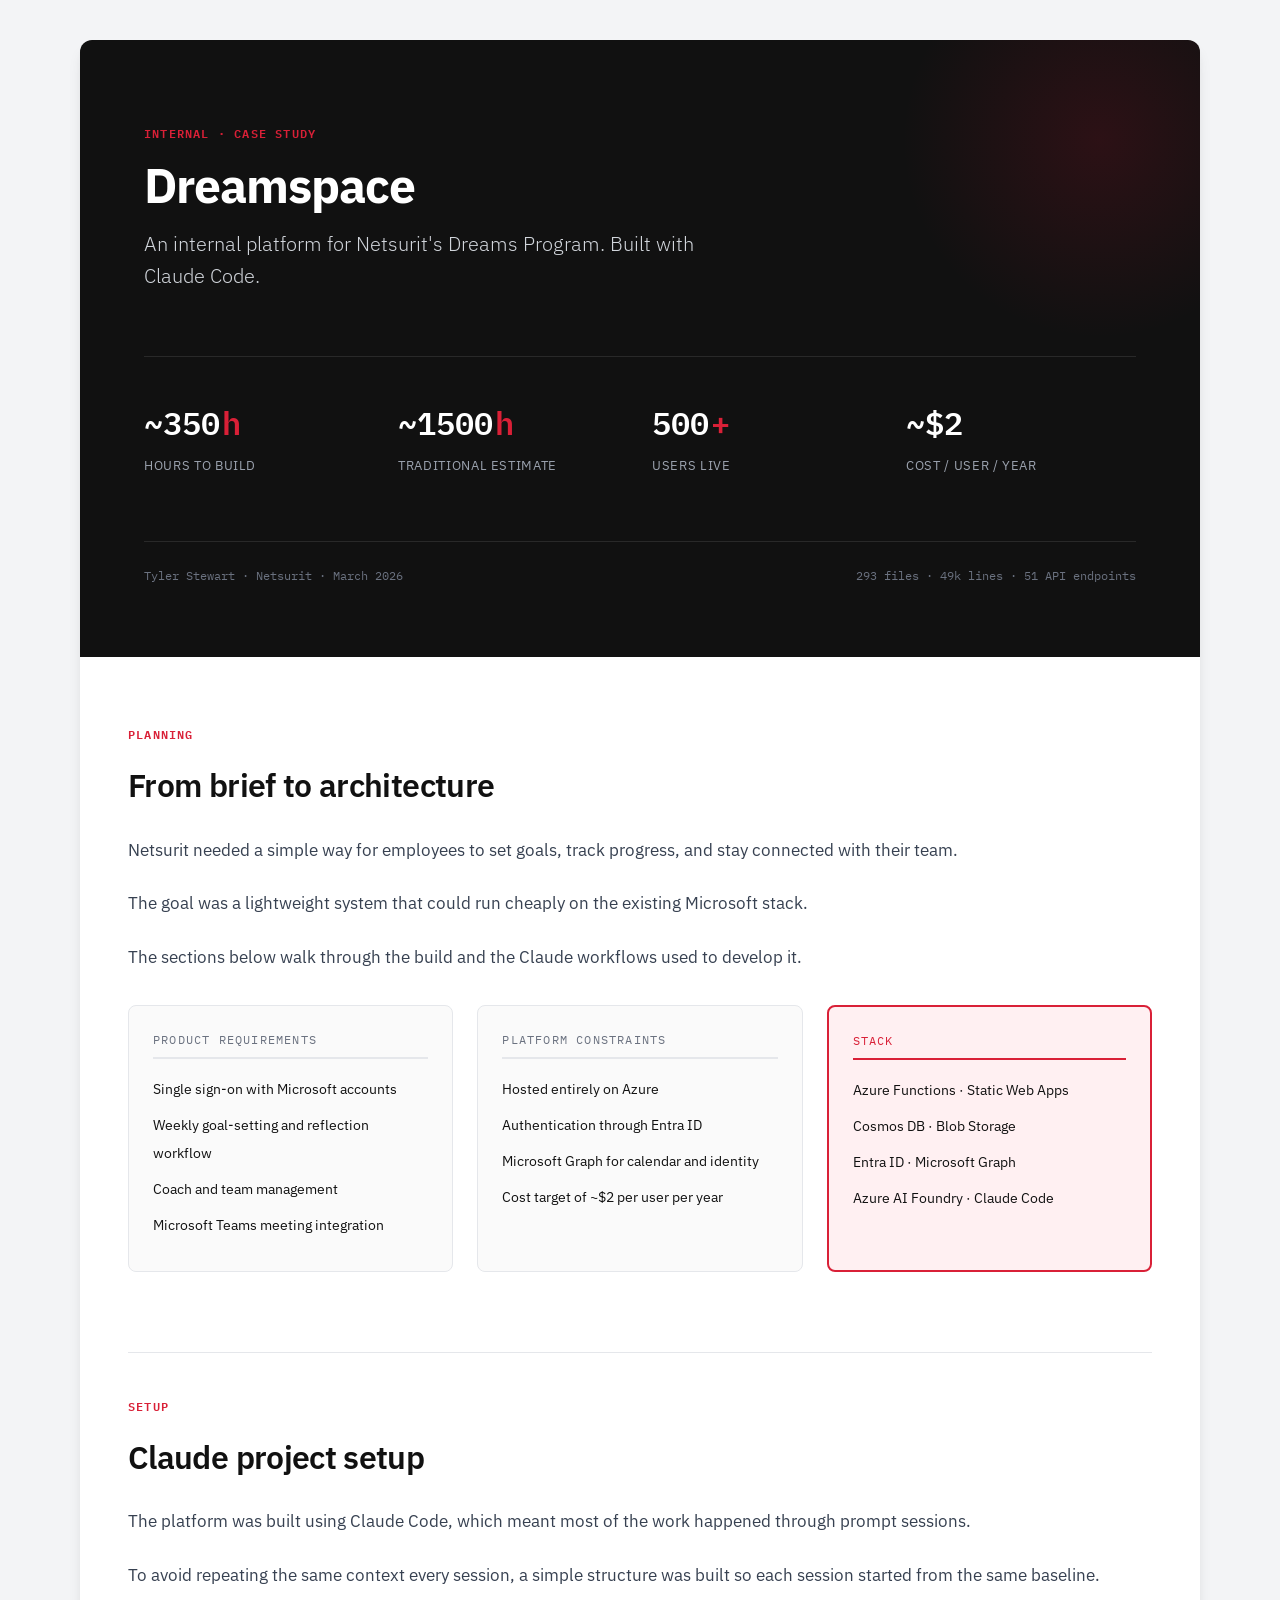
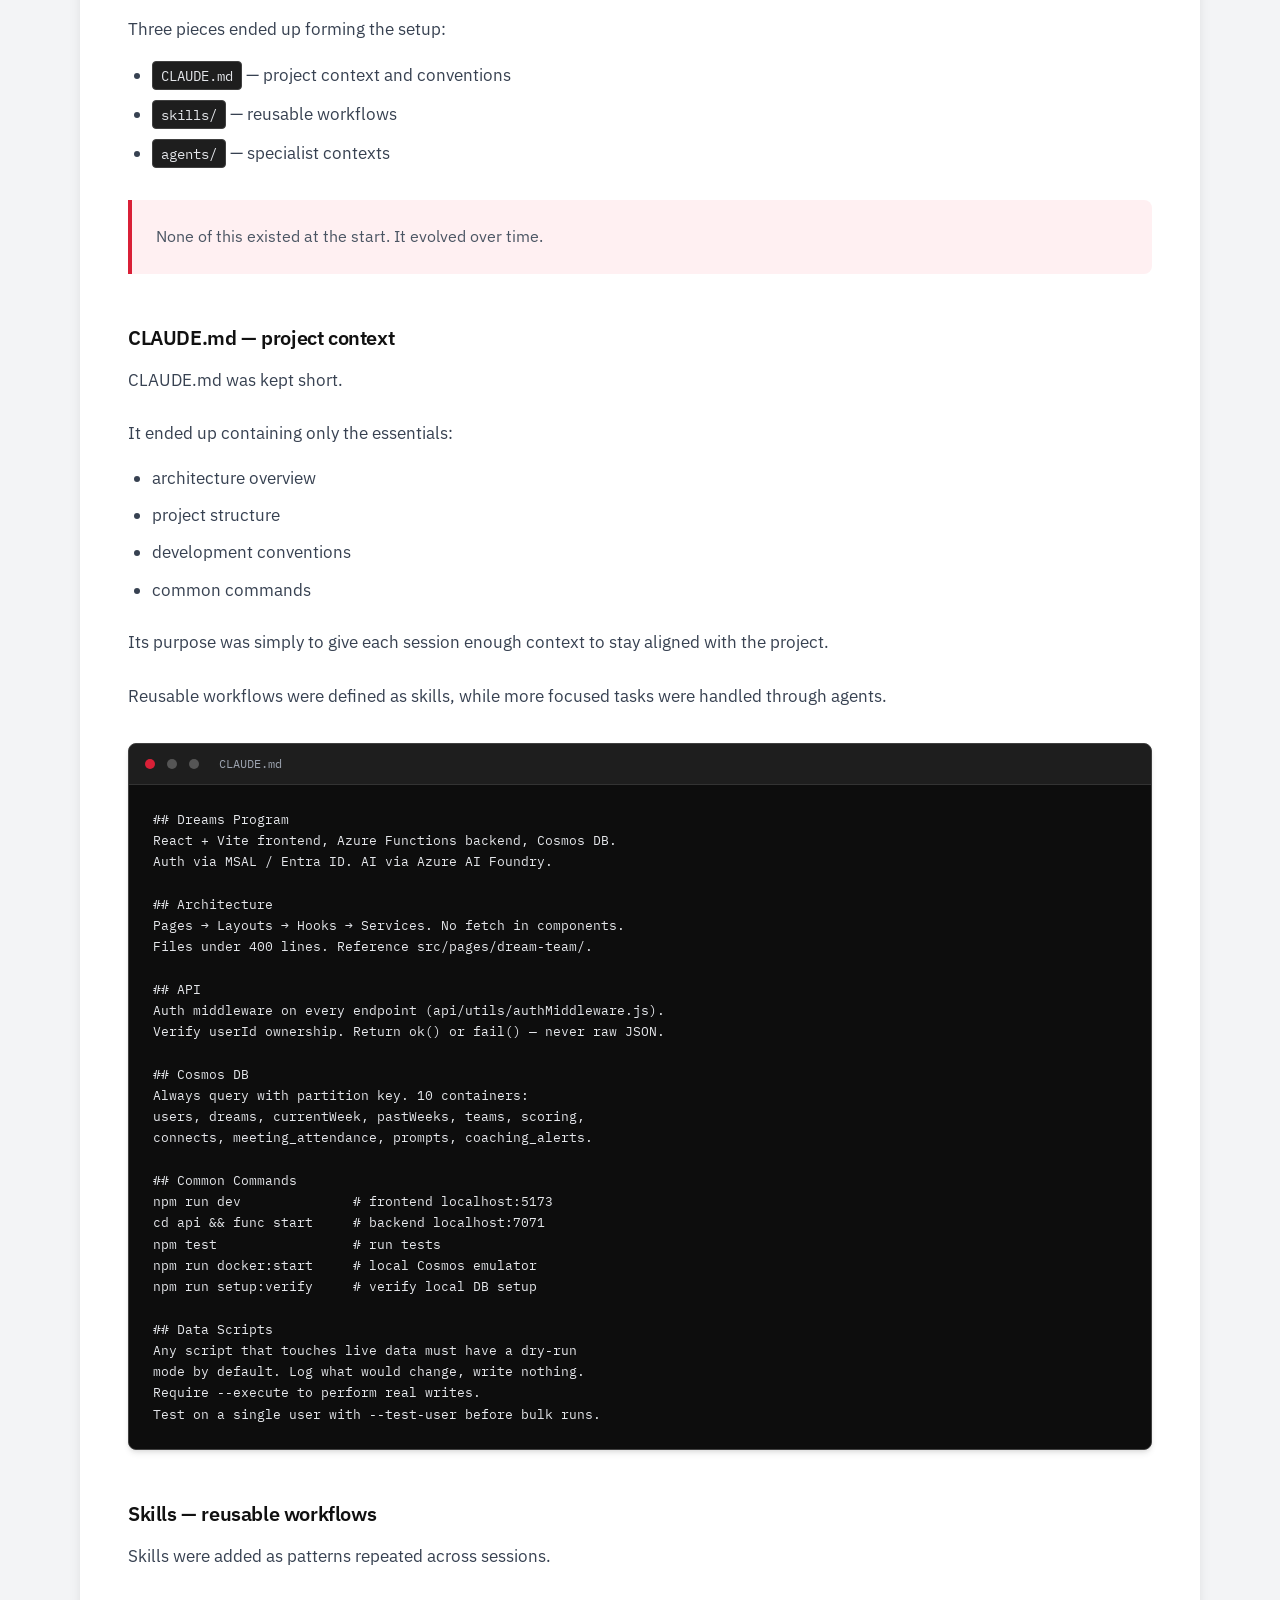
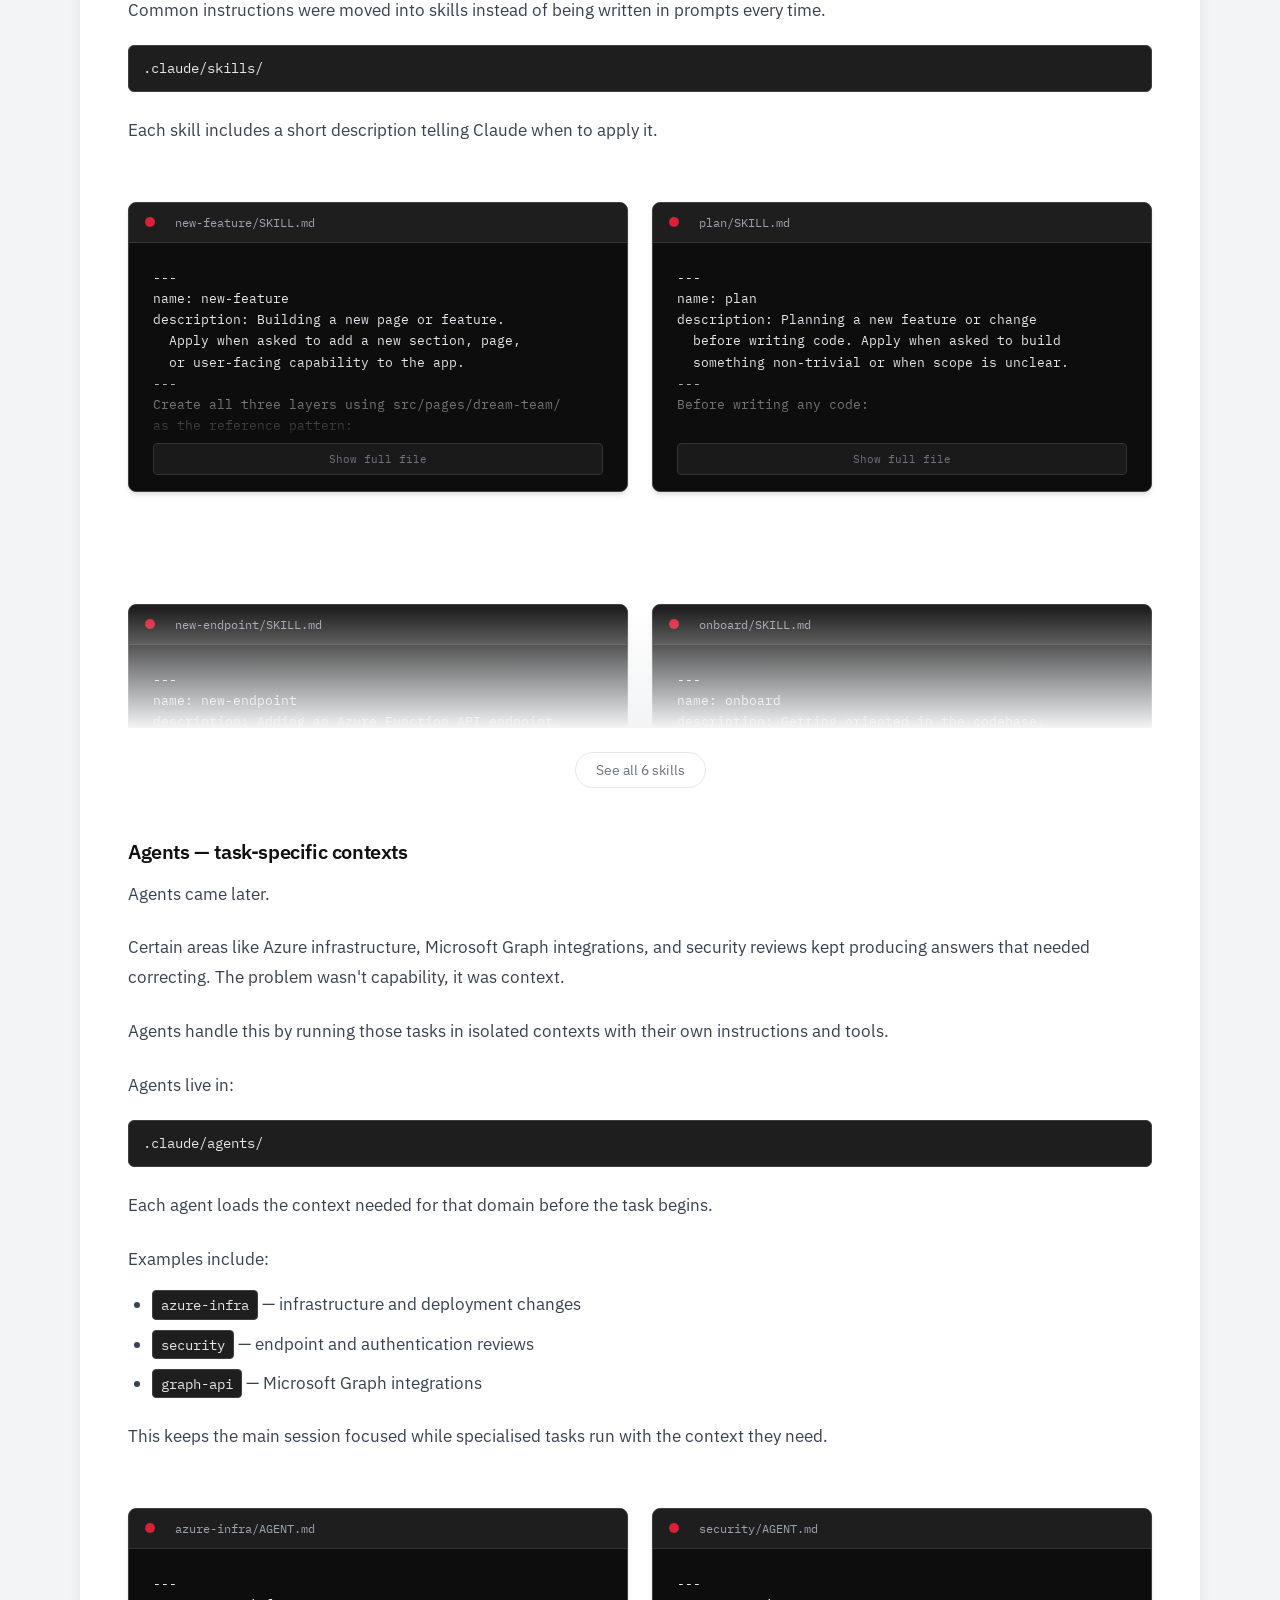
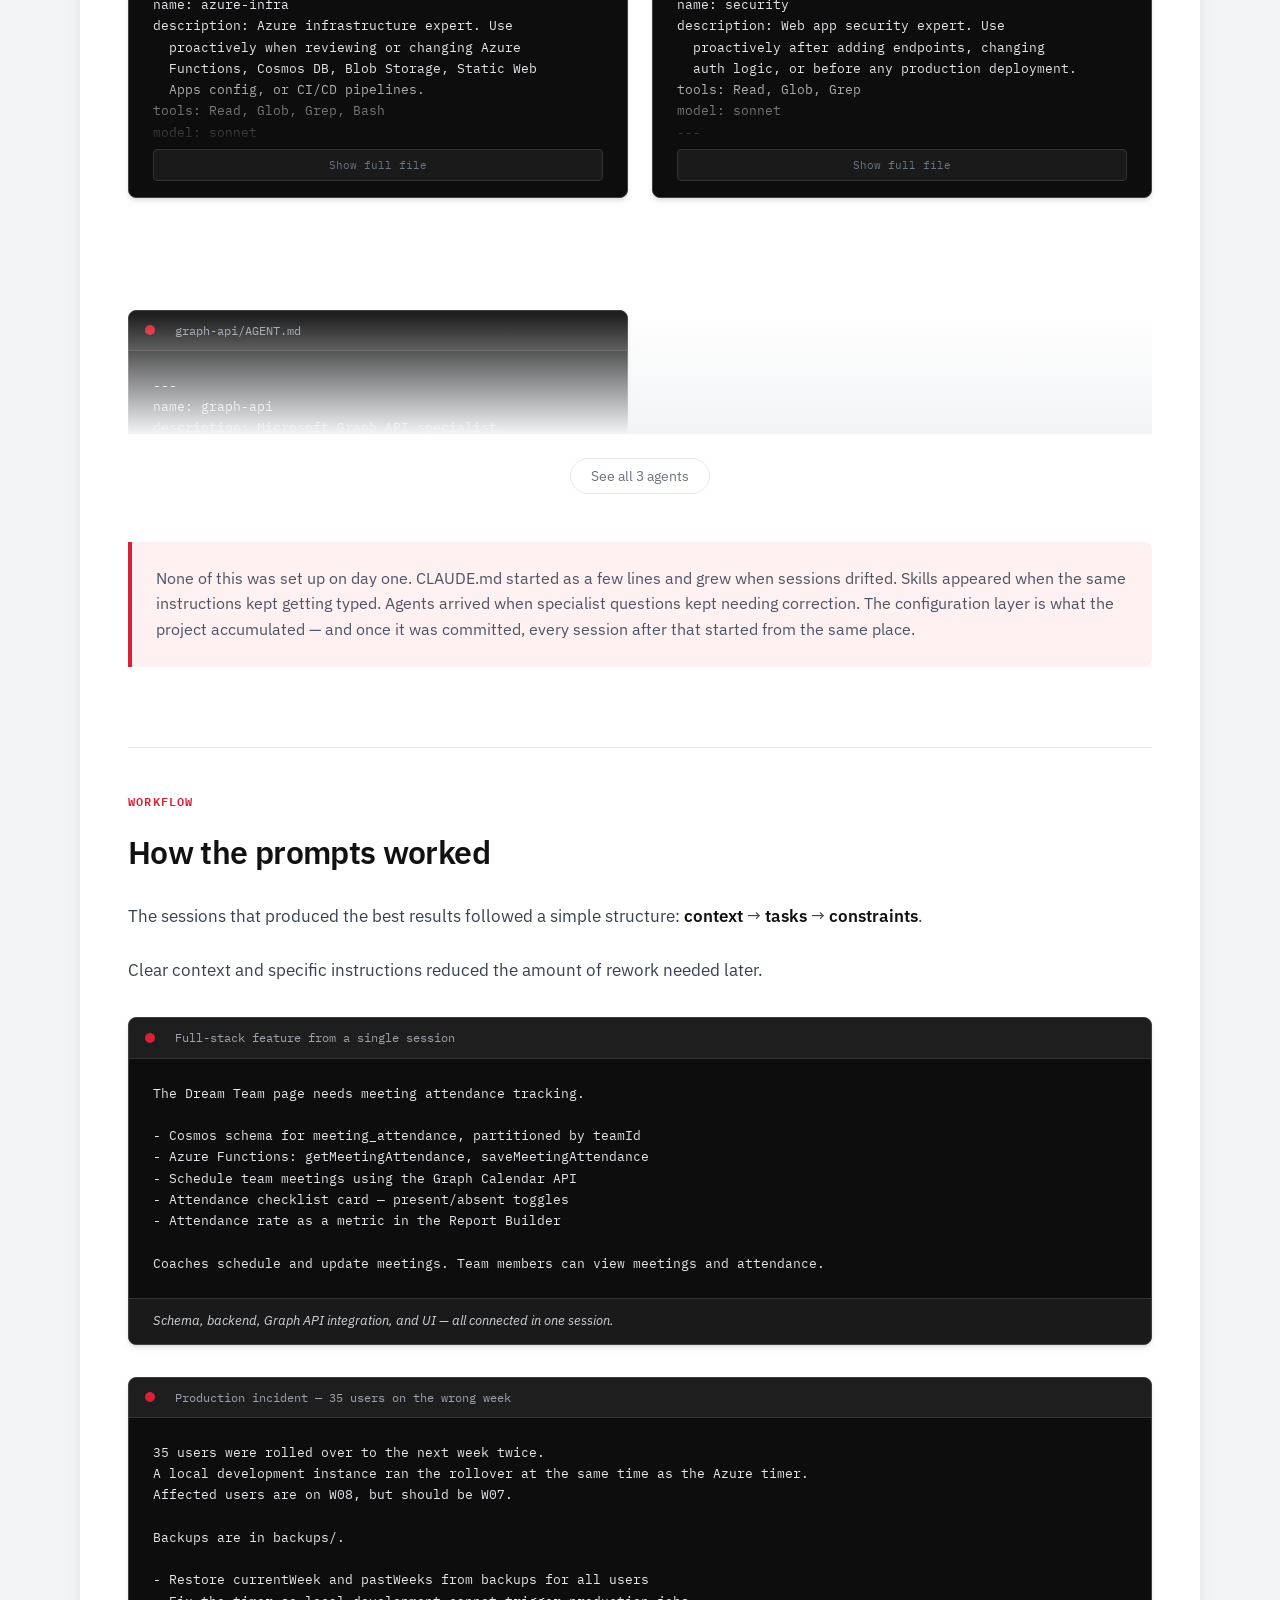
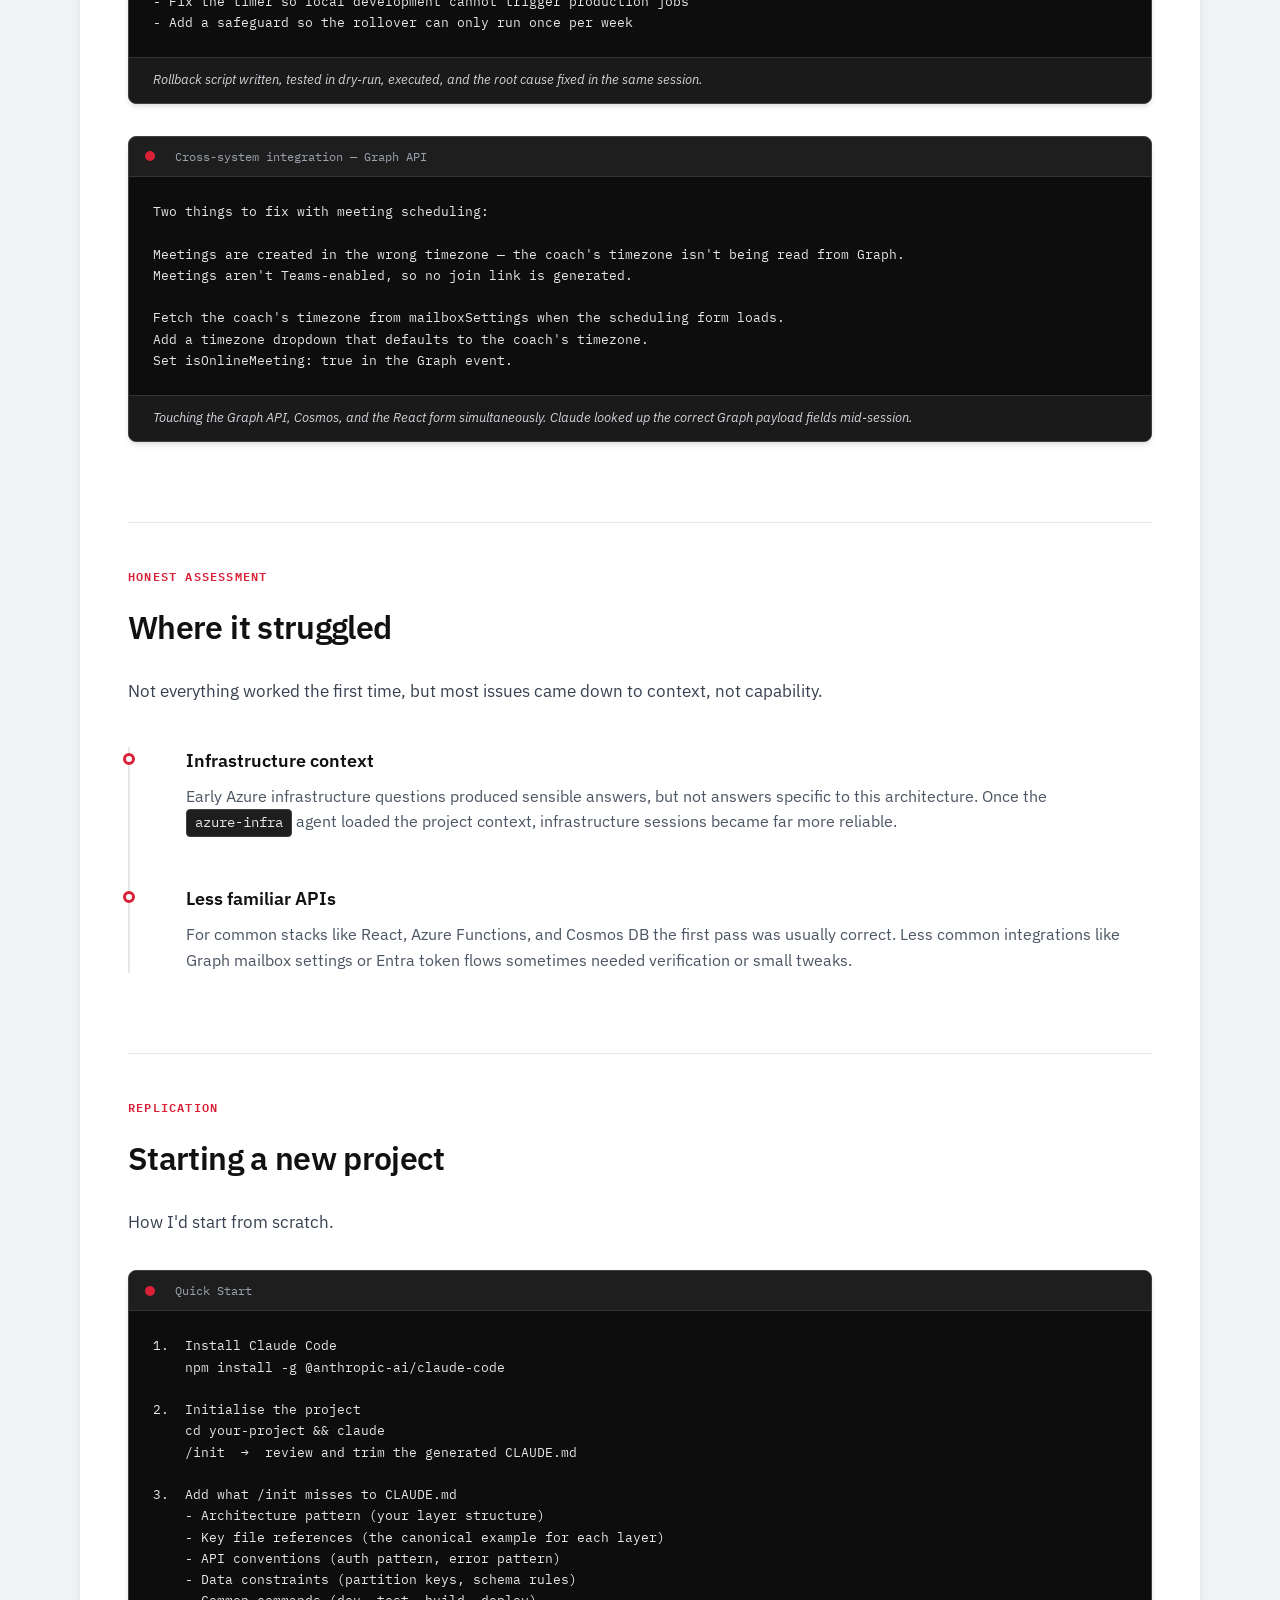
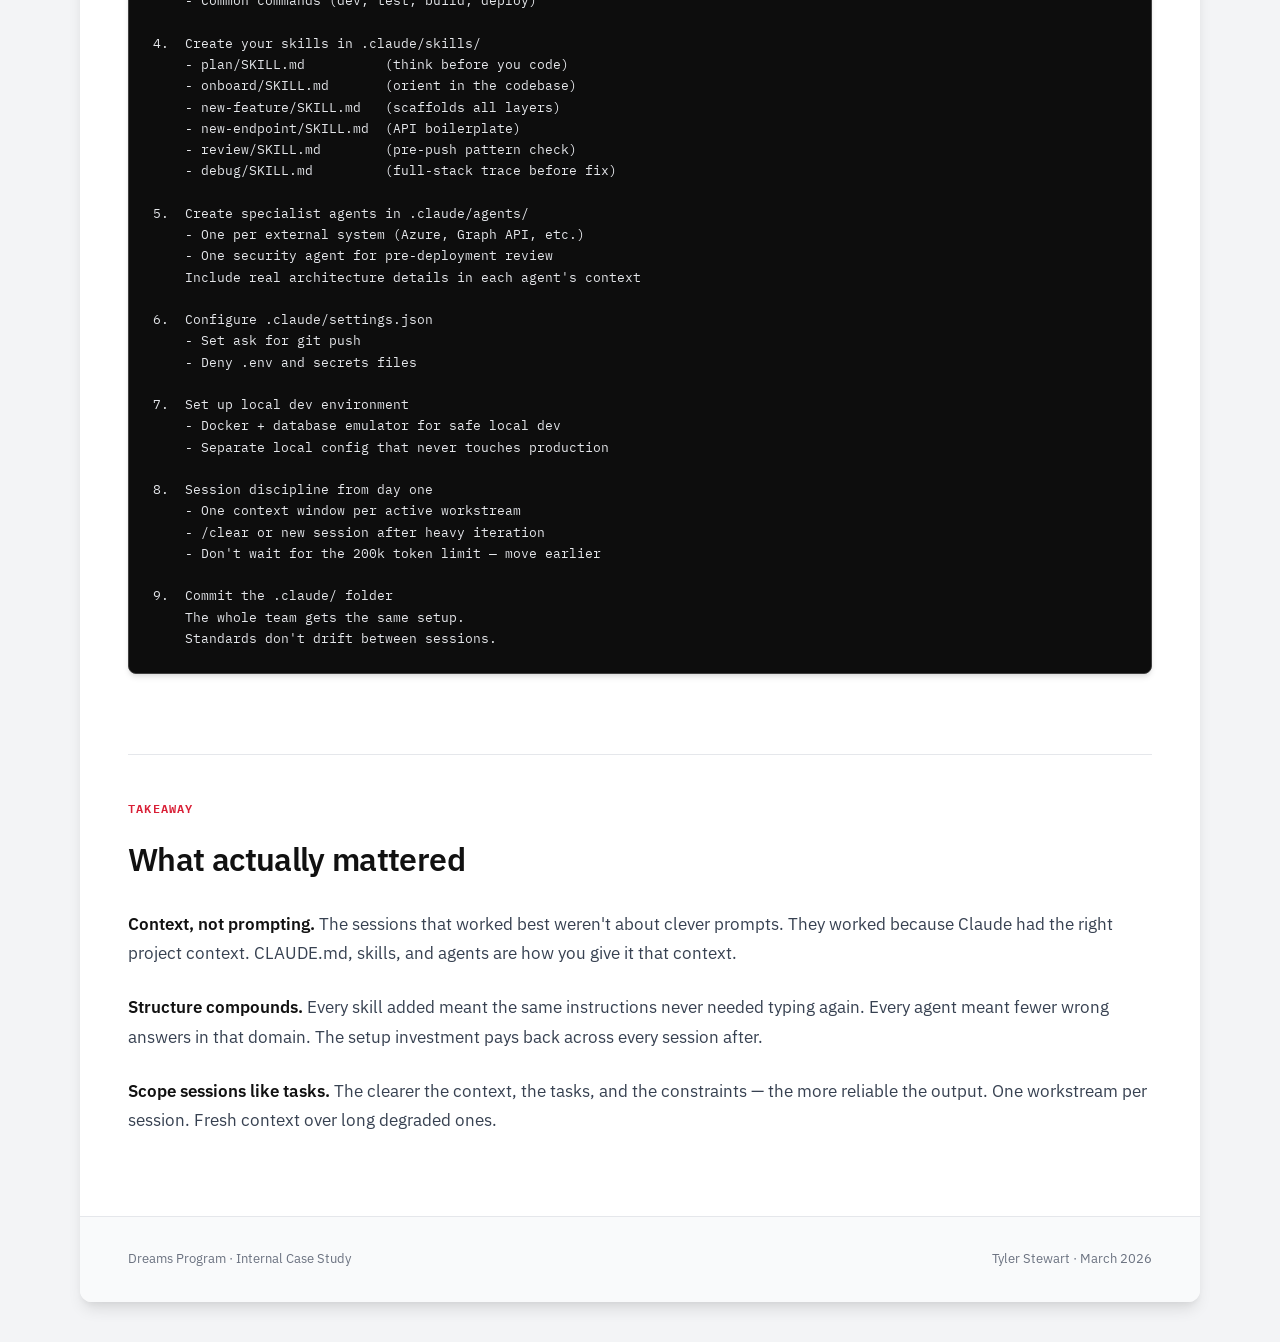
<file: dreamspace-case-study/index.html>
<!DOCTYPE html>
<html lang="en">
<head>
<meta charset="UTF-8">
<meta name="viewport" content="width=device-width, initial-scale=1.0">
<title>Dreams Program — Case Study</title>
<link rel="preconnect" href="https://fonts.googleapis.com">
<link rel="preconnect" href="https://fonts.gstatic.com" crossorigin>
<link href="https://fonts.googleapis.com/css2?family=IBM+Plex+Mono:wght@400;500;600&family=IBM+Plex+Sans:ital,wght@0,300;0,400;0,500;0,600;1,400&display=swap" rel="stylesheet">
<style>
  :root {
    --primary: #D92037;
    --primary-dim: #FFF0F2;
    
    --bg-page: #F3F4F6;
    --bg-card: #FFFFFF;
    --bg-dark: #111111;
    --bg-code: #1E1E1E;
    
    --text-main: #1F2937;
    --text-muted: #6B7280;
    --text-light: #9CA3AF;
    --text-inverse: #FFFFFF;
    
    --border: #E5E7EB;
    --border-dark: #333;

    --font-mono: 'IBM Plex Mono', monospace;
    --font-sans: 'IBM Plex Sans', sans-serif;
    
    --radius: 12px;
    --shadow-sm: 0 1px 2px 0 rgba(0, 0, 0, 0.05);
    --shadow-md: 0 4px 6px -1px rgba(0, 0, 0, 0.1), 0 2px 4px -1px rgba(0, 0, 0, 0.06);
    --shadow-lg: 0 10px 15px -3px rgba(0, 0, 0, 0.1), 0 4px 6px -2px rgba(0, 0, 0, 0.05);
  }

  * { margin: 0; padding: 0; box-sizing: border-box; }

  body {
    font-family: var(--font-sans);
    font-size: 16px;
    line-height: 1.6;
    color: var(--text-main);
    background: var(--bg-page);
    -webkit-font-smoothing: antialiased;
    -moz-osx-font-smoothing: grayscale;
  }

  .container {
    max-width: 1120px;
    margin: 40px auto;
    background: var(--bg-card);
    box-shadow: var(--shadow-lg);
    border-radius: var(--radius);
    overflow: hidden;
  }

  /* ── TYPOGRAPHY ── */
  h1, h2, h3, h4 {
    font-weight: 600;
    color: var(--bg-dark);
    letter-spacing: -0.02em;
  }

  h1 { font-size: 48px; line-height: 1.1; margin-bottom: 16px; }
  h2 { font-size: 32px; margin-bottom: 24px; margin-top: 0; }
  h3 { font-size: 20px; margin-top: 48px; margin-bottom: 12px; }

  p { margin-bottom: 24px; color: #374151; font-size: 17px; line-height: 1.75; }
  p:last-child { margin-bottom: 0; }
  
  strong { font-weight: 600; color: #111; }
  
  .eyebrow {
    font-family: var(--font-mono);
    font-size: 12px;
    font-weight: 600;
    letter-spacing: 0.1em;
    text-transform: uppercase;
    color: var(--primary);
    margin-bottom: 16px;
    display: inline-block;
  }

  .tag {
    display: inline-flex;
    align-items: center;
    background: #1E1E1E;
    border: 1px solid #404040;
    font-family: var(--font-mono);
    font-size: 0.85em;
    padding: 2px 8px;
    border-radius: 4px;
    color: #E5E7EB;
  }

  /* ── COVER ── */
  .cover {
    background: var(--bg-dark);
    color: var(--text-inverse);
    padding: 80px 64px 72px;
    position: relative;
    overflow: hidden;
  }

  .cover::after {
    content: '';
    position: absolute;
    top: -100px; right: -100px;
    width: 400px; height: 400px;
    background: radial-gradient(circle, rgba(200,16,46,0.15) 0%, rgba(0,0,0,0) 70%);
    pointer-events: none;
  }

  .cover-content { position: relative; z-index: 10; }

  .cover h1 { color: white; margin-bottom: 16px; }
  .cover h1 strong { color: white; font-weight: 700; }
  
  .cover-intro {
    font-size: 20px;
    color: #D1D5DB;
    max-width: 600px;
    font-weight: 300;
    line-height: 1.6;
    margin-bottom: 64px;
  }

  .stats-grid {
    display: grid;
    grid-template-columns: repeat(4, 1fr);
    gap: 24px;
    border-top: 1px solid rgba(255,255,255,0.1);
    padding-top: 40px;
  }

  .stat-item {
    display: flex;
    flex-direction: column;
  }

  .stat-value {
    font-family: var(--font-mono);
    font-size: 32px;
    font-weight: 600;
    color: white;
    margin-bottom: 8px;
    display: flex;
    align-items: baseline;
  }
  
  .stat-value span { color: var(--primary); margin-left: 2px; }

  .stat-label {
    font-size: 13px;
    color: #9CA3AF;
    text-transform: uppercase;
    letter-spacing: 0.05em;
  }

  .cover-meta {
    margin-top: 64px;
    padding-top: 24px;
    border-top: 1px solid rgba(255,255,255,0.1);
    display: flex;
    justify-content: space-between;
    font-family: var(--font-mono);
    font-size: 12px;
    color: #6B7280;
  }

  /* ── CONTENT BODY ── */
  .content { padding: 0 48px 80px; }

  .section {
    margin-top: 80px;
    padding-top: 40px;
    border-top: 1px solid var(--border);
  }
  .section:first-child { margin-top: 64px; border-top: none; padding-top: 0; }

  /* ── TIMELINE ── */
  .timeline {
    position: relative;
    margin-top: 40px;
    padding-left: 24px;
    border-left: 2px solid var(--border);
  }

  .timeline-item {
    position: relative;
    padding-left: 32px;
    margin-bottom: 48px;
  }
  .timeline-item:last-child { margin-bottom: 0; }

  .timeline-marker {
    position: absolute;
    left: -31px; /* -24px padding - 2px border - 5px half-dot */
    top: 6px;
    width: 12px;
    height: 12px;
    background: var(--bg-card);
    border: 3px solid var(--primary);
    border-radius: 50%;
  }

  .timeline-date {
    font-family: var(--font-mono);
    font-size: 13px;
    color: var(--text-muted);
    margin-bottom: 4px;
    display: block;
  }

  .timeline-title {
    font-size: 18px;
    font-weight: 600;
    color: var(--bg-dark);
    margin-bottom: 8px;
    display: block;
  }

  .timeline-content {
    font-size: 16px;
    color: #4B5563;
  }

  /* ── STACK GRID ── */
  .stack-grid {
    display: grid;
    grid-template-columns: repeat(auto-fit, minmax(180px, 1fr));
    gap: 24px;
    margin-top: 40px;
  }

  .stack-card {
    background: #FAFAFA;
    padding: 24px;
    border-radius: 8px;
    border: 1px solid var(--border);
  }

  .stack-title {
    font-family: var(--font-mono);
    font-size: 12px;
    text-transform: uppercase;
    letter-spacing: 0.1em;
    color: var(--text-muted);
    margin-bottom: 16px;
    border-bottom: 2px solid var(--border);
    padding-bottom: 8px;
  }

  .stack-list {
    list-style: none;
  }
  
  .stack-list li {
    font-size: 14px;
    margin-bottom: 8px;
    color: var(--bg-dark);
  }

  /* ── COST BAR ── */
  .cost-grid {
    display: grid;
    grid-template-columns: repeat(3, 1fr);
    gap: 24px;
    background: var(--bg-dark);
    color: white;
    padding: 32px;
    border-radius: 8px;
    margin-top: 32px;
  }

  .cost-item small {
    display: block;
    font-family: var(--font-mono);
    font-size: 11px;
    text-transform: uppercase;
    color: #6B7280;
    margin-bottom: 8px;
  }

  .cost-item strong {
    display: block;
    font-size: 24px;
    color: white;
    margin-bottom: 4px;
  }

  .cost-item span {
    display: block;
    font-size: 13px;
    color: #9CA3AF;
  }

  /* ── CODE & PROMPT CARDS (TERMINAL STYLE) ── */
  .card-window {
    background: #2D2D2D; /* Dark terminal border */
    border: 1px solid #404040;
    border-radius: 8px;
    overflow: hidden;
    box-shadow: var(--shadow-md);
    margin: 32px 0;
    display: flex;
    flex-direction: column;
  }

  .card-header {
    background: #1E1E1E; /* Terminal header */
    padding: 10px 16px;
    border-bottom: 1px solid #333;
    display: flex;
    align-items: center;
    gap: 12px;
    flex-shrink: 0;
  }

  .dot {
    width: 10px; height: 10px;
    border-radius: 50%;
    background: #555;
  }
  .dot.active { background: #D92037; }

  .card-title {
    font-family: var(--font-mono);
    font-size: 12px;
    color: #9CA3AF;
  }

  .card-body {
    padding: 24px;
    font-size: 14px;
    background: #FFFFFF;
    flex: 1;
  }
  
  /* Make all code blocks dark by default per request */
  .card-body.dark {
    background: #0D0D0D; /* Deep terminal black */
    color: #E5E7EB;
  }

  .card-note {
    padding: 12px 24px;
    background: #1A1A1A;
    border-top: 1px solid #333;
    font-size: 13px;
    color: #D1D5DB;
    font-family: var(--font-sans);
    font-style: italic;
    flex-shrink: 0;
  }

  pre {
    font-family: var(--font-mono);
    font-size: 12.5px;
    line-height: 1.7;
    overflow-x: auto;
    white-space: pre;
    color: inherit;
  }

  /* ── GRID LAYOUTS ── */
  .grid-2 {
    display: grid;
    grid-template-columns: 1fr 1fr;
    gap: 24px;
    margin: 24px 0;
  }

  .grid-1 {
    display: grid;
    grid-template-columns: 1fr;
    gap: 24px;
    margin: 24px 0;
  }

  /* ── TOGGLE BUTTON ── */
  .btn-toggle {
    background: transparent;
    border: 1px solid var(--border);
    border-radius: 20px;
    padding: 8px 20px;
    font-family: var(--font-sans);
    font-size: 14px;
    color: var(--text-muted);
    cursor: pointer;
    transition: all 0.2s ease;
  }

  .btn-toggle:hover {
    border-color: var(--primary);
    color: var(--primary);
    background: var(--primary-dim);
  }

  /* ── TRUNCATED TERMINAL ── */
  .card-body.truncated {
    max-height: 200px; /* Reduced from 380px to be more compact */
    overflow: hidden;
    position: relative;
  }

  .fade-overlay {
    display: none;
    position: absolute;
    bottom: 0;
    left: 0;
    width: 100%;
    height: 80px; /* Reduced from 120px */
    background: linear-gradient(to bottom, transparent, #0D0D0D);
    pointer-events: none;
  }

  .card-body.truncated .fade-overlay {
    display: block;
  }

  .terminal-footer {
    background: #0D0D0D;
    padding: 0 24px 16px;
    display: flex;
    justify-content: center;
  }

  .btn-terminal {
    background: #1A1A1A;
    border: 1px solid #333;
    color: #6B7280;
    font-family: var(--font-mono);
    font-size: 11px;
    padding: 8px 16px;
    border-radius: 4px;
    cursor: pointer;
    transition: all 0.2s;
    width: 100%;
  }

  .btn-terminal:hover {
    background: #262626;
    color: #E5E7EB;
    border-color: #404040;
  }

  /* ── CALLOUT ── */
  .callout {
    background: var(--primary-dim);
    border-left: 4px solid var(--primary);
    padding: 24px;
    border-radius: 0 8px 8px 0;
    margin: 32px 0;
    color: #4B5563;
  }

  /* ── SKILLS & AGENTS PREVIEW ── */
  #hidden-skills,
  #hidden-agents {
    position: relative;
    max-height: 180px; /* Partially show next row */
    overflow: hidden;
    margin-bottom: 0;
  }
  
  #hidden-skills::after,
  #hidden-agents::after {
    content: '';
    position: absolute;
    bottom: 0;
    left: 0;
    width: 100%;
    height: 120px;
    background: linear-gradient(to bottom, transparent, var(--bg-page));
    pointer-events: none;
  }
  
  #hidden-skills.expanded,
  #hidden-agents.expanded {
    max-height: none;
    overflow: visible;
  }
  
  #hidden-skills.expanded::after,
  #hidden-agents.expanded::after {
    display: none;
  }

  /* ── FOOTER ── */
  .footer {
    background: #F9FAFB;
    padding: 32px 48px;
    border-top: 1px solid var(--border);
    display: flex;
    justify-content: space-between;
    font-size: 13px;
    color: var(--text-muted);
  }

  @media (max-width: 768px) {
    .container { margin: 0; border-radius: 0; box-shadow: none; }
    .cover { padding: 48px 24px; }
    .content { padding: 0 24px 64px; }
    .stats-grid, .cost-grid, .grid-2 { grid-template-columns: 1fr; }
    .timeline { padding-left: 16px; }
    .footer { padding: 32px 24px; flex-direction: column; gap: 16px; }
    h1 { font-size: 36px; }
  }

  @media print {
    .container { box-shadow: none; margin: 0; max-width: 100%; }
    body { background: white; }
    .cover, .cost-grid, .card-window, .card-body.dark { 
      -webkit-print-color-adjust: exact; 
      print-color-adjust: exact; 
      color: black !important;
      background: white !important;
      border: 1px solid #ddd;
    }
    .card-window, .stack-card { break-inside: avoid; }
  }
</style>
</head>
<body>

<div class="container">

  <!-- COVER -->
  <header class="cover">
    <div class="cover-content">
      <div class="eyebrow" style="color:var(--primary);">Internal · Case Study</div>
      <h1><strong>Dreamspace</strong></h1>
      <p class="cover-intro">An internal platform for Netsurit's Dreams Program. Built with Claude Code.</p>

      <div class="stats-grid">
        <div class="stat-item">
          <div class="stat-value">~350<span>h</span></div>
          <div class="stat-label">Hours to build</div>
        </div>
        <div class="stat-item">
          <div class="stat-value">~1500<span>h</span></div>
          <div class="stat-label">Traditional estimate</div>
        </div>
        <div class="stat-item">
          <div class="stat-value">500<span>+</span></div>
          <div class="stat-label">Users live</div>
        </div>
        <div class="stat-item">
          <div class="stat-value">~$2</div>
          <div class="stat-label">Cost / user / year</div>
        </div>
      </div>

      <div class="cover-meta">
        <div>Tyler Stewart · Netsurit · March 2026</div>
        <div>293 files · 49k lines · 51 API endpoints</div>
      </div>
    </div>
  </header>

  <div class="content">

    <!-- PLANNING -->
    <section class="section">
      <div class="eyebrow">Planning</div>
      <h2>From brief to architecture</h2>
      <p>Netsurit needed a simple way for employees to set goals, track progress, and stay connected with their team.</p>
      <p>The goal was a lightweight system that could run cheaply on the existing Microsoft stack.</p>
      <p>The sections below walk through the build and the Claude workflows used to develop it.</p>

      <div style="display: grid; grid-template-columns: 1fr 1fr 1fr; gap: 24px; margin: 32px 0;">
        <div class="stack-card">
          <div class="stack-title">Product requirements</div>
          <ul class="stack-list" style="line-height: 2;">
            <li>Single sign-on with Microsoft accounts</li>
            <li>Weekly goal-setting and reflection workflow</li>
            <li>Coach and team management</li>
            <li>Microsoft Teams meeting integration</li>
          </ul>
        </div>
        <div class="stack-card">
          <div class="stack-title">Platform constraints</div>
          <ul class="stack-list" style="line-height: 2;">
            <li>Hosted entirely on Azure</li>
            <li>Authentication through Entra ID</li>
            <li>Microsoft Graph for calendar and identity</li>
            <li>Cost target of ~$2 per user per year</li>
          </ul>
        </div>
        <div class="stack-card" style="background: var(--primary-dim); border-color: var(--primary); border-width: 2px;">
          <div class="stack-title" style="color: var(--primary); border-bottom-color: var(--primary);">Stack</div>
          <ul class="stack-list" style="line-height: 2;">
            <li>Azure Functions · Static Web Apps</li>
            <li>Cosmos DB · Blob Storage</li>
            <li>Entra ID · Microsoft Graph</li>
            <li>Azure AI Foundry · Claude Code</li>
          </ul>
        </div>
      </div>
    </section>

    <!-- CONFIGURATION -->
    <section class="section">
      <div class="eyebrow">Setup</div>
      <h2>Claude project setup</h2>
      <p>The platform was built using Claude Code, which meant most of the work happened through prompt sessions.</p>
      <p>To avoid repeating the same context every session, a simple structure was built so each session started from the same baseline.</p>
      <p>Three pieces ended up forming the setup:</p>
      <ul style="margin: -8px 0 24px; padding-left: 24px; list-style: disc;">
        <li style="margin-bottom: 10px; color: #374151; font-size: 17px;"><span class="tag">CLAUDE.md</span> — project context and conventions</li>
        <li style="margin-bottom: 10px; color: #374151; font-size: 17px;"><span class="tag">skills/</span> — reusable workflows</li>
        <li style="margin-bottom: 10px; color: #374151; font-size: 17px;"><span class="tag">agents/</span> — specialist contexts</li>
      </ul>
      <div class="callout">None of this existed at the start. It evolved over time.</div>

      <h3>CLAUDE.md — project context</h3>
      <p>CLAUDE.md was kept short.</p>
      <p>It ended up containing only the essentials:</p>
      <ul style="margin: -8px 0 24px; padding-left: 24px; list-style: disc;">
        <li style="margin-bottom: 10px; color: #374151; font-size: 17px;">architecture overview</li>
        <li style="margin-bottom: 10px; color: #374151; font-size: 17px;">project structure</li>
        <li style="margin-bottom: 10px; color: #374151; font-size: 17px;">development conventions</li>
        <li style="margin-bottom: 10px; color: #374151; font-size: 17px;">common commands</li>
      </ul>
      <p>Its purpose was simply to give each session enough context to stay aligned with the project.</p>
      <p>Reusable workflows were defined as skills, while more focused tasks were handled through agents.</p>

      <div class="card-window">
        <div class="card-header">
          <div class="dot active"></div>
          <div class="dot"></div>
          <div class="dot"></div>
          <div class="card-title" style="margin-left:8px">CLAUDE.md</div>
        </div>
        <div class="card-body dark">
<pre>## Dreams Program
React + Vite frontend, Azure Functions backend, Cosmos DB.
Auth via MSAL / Entra ID. AI via Azure AI Foundry.

## Architecture
Pages → Layouts → Hooks → Services. No fetch in components.
Files under 400 lines. Reference src/pages/dream-team/.

## API
Auth middleware on every endpoint (api/utils/authMiddleware.js).
Verify userId ownership. Return ok() or fail() — never raw JSON.

## Cosmos DB
Always query with partition key. 10 containers:
users, dreams, currentWeek, pastWeeks, teams, scoring,
connects, meeting_attendance, prompts, coaching_alerts.

## Common Commands
npm run dev              # frontend localhost:5173
cd api && func start     # backend localhost:7071
npm test                 # run tests
npm run docker:start     # local Cosmos emulator
npm run setup:verify     # verify local DB setup

## Data Scripts
Any script that touches live data must have a dry-run
mode by default. Log what would change, write nothing.
Require --execute to perform real writes.
Test on a single user with --test-user before bulk runs.</pre>
        </div>
      </div>

      <h3>Skills — reusable workflows</h3>
      <p>Skills were added as patterns repeated across sessions.</p>
      <p>Common instructions were moved into skills instead of being written in prompts every time.</p>
      <p style="font-family: var(--font-mono); font-size: 14px; background: #1E1E1E; border: 1px solid #404040; border-radius: 6px; padding: 10px 14px; margin: -4px 0 24px; color: #E5E7EB;">.claude/skills/</p>
      <p>Each skill includes a short description telling Claude when to apply it.</p>

      <div class="grid-2">
        <div class="card-window">
          <div class="card-header">
            <div class="dot active"></div>
            <div class="card-title" style="margin-left:8px">new-feature/SKILL.md</div>
          </div>
          <div id="feature-body" class="card-body dark truncated">
            <pre>---
name: new-feature
description: Building a new page or feature.
  Apply when asked to add a new section, page,
  or user-facing capability to the app.
---
Create all three layers using src/pages/dream-team/
as the reference pattern:

1. Page + layout in src/pages/
2. Hook in src/hooks/ — data and business logic
3. Service in src/services/ — API calls only
4. Azure Function in api/ — auth middleware,
   userId check, ok/fail response

Wire all layers together before finishing.</pre>
            <div class="fade-overlay"></div>
          </div>
          <div class="terminal-footer">
            <button class="btn-terminal" data-target="feature-body">Show full file</button>
          </div>
        </div>
        <div class="card-window">
          <div class="card-header">
            <div class="dot active"></div>
            <div class="card-title" style="margin-left:8px">plan/SKILL.md</div>
          </div>
          <div id="plan-body" class="card-body dark truncated">
            <pre>---
name: plan
description: Planning a new feature or change
  before writing code. Apply when asked to build
  something non-trivial or when scope is unclear.
---
Before writing any code:

1. Identify all layers affected
   - Which pages, hooks, services change
   - Which API endpoints are new or modified
   - Which Cosmos containers are read or written
2. List files that will be created or changed
3. Identify risks
   - Data shape changes that affect existing records
   - Auth or permission edge cases
   - Dependencies between the new and existing code
4. Confirm the plan before starting

Do not write code until the plan is agreed.</pre>
            <div class="fade-overlay"></div>
          </div>
          <div class="terminal-footer">
            <button class="btn-terminal" data-target="plan-body">Show full file</button>
          </div>
        </div>
      </div>

      <div id="hidden-skills">
        <div class="grid-2">
          <div class="card-window">
            <div class="card-header">
              <div class="dot active"></div>
              <div class="card-title" style="margin-left:8px">new-endpoint/SKILL.md</div>
            </div>
            <div id="endpoint-body" class="card-body dark truncated">
              <pre>---
name: new-endpoint
description: Adding an Azure Function API endpoint.
  Apply when asked to create, add, or build a
  new backend endpoint or API route.
---
Use api/getUserData/index.js as the reference.

- Import and apply authMiddleware
- Verify req.userId matches the resource owner
- Wrap response in ok() or fail() from
  api/utils/responseHelpers.js
- Register in api/host.json if needed</pre>
              <div class="fade-overlay"></div>
            </div>
            <div class="terminal-footer">
              <button class="btn-terminal" data-target="endpoint-body">Show full file</button>
            </div>
          </div>
          <div class="card-window">
            <div class="card-header">
              <div class="dot active"></div>
              <div class="card-title" style="margin-left:8px">onboard/SKILL.md</div>
            </div>
            <div id="onboard-body" class="card-body dark truncated">
              <pre>---
name: onboard
description: Getting oriented in the codebase.
  Apply at the start of a new session, when
  context has been cleared, or when asked to
  understand the project before making changes.
---
Read the following in order:

1. CLAUDE.md — architecture and conventions
2. src/pages/ — list of pages and their purpose
3. src/hooks/ — data and state layer
4. src/services/ — API call layer
5. api/ — backend endpoints
6. tailwind.config.js + src/index.css — design tokens

Then summarise:
- What the app does
- The current state of the area being worked on
- Any obvious issues in scope before starting

Do not make changes during onboarding.</pre>
              <div class="fade-overlay"></div>
            </div>
            <div class="terminal-footer">
              <button class="btn-terminal" data-target="onboard-body">Show full file</button>
            </div>
          </div>
        </div>

        <div class="grid-2">
          <div class="card-window">
            <div class="card-header">
              <div class="dot active"></div>
              <div class="card-title" style="margin-left:8px">review/SKILL.md</div>
            </div>
            <div id="review-body" class="card-body dark truncated">
              <pre>---
name: review
description: Reviewing code before committing or
  deploying. Apply when changes are ready to push,
  before a PR, or before any production deployment.
---
Check the following before marking complete:

- No file exceeds 400 lines — split if needed
- Every new endpoint has authMiddleware applied
- Every endpoint verifies userId ownership
- All new inputs validated with Zod before use
- Responses use ok() or fail() — no raw JSON
- No hardcoded credentials, IDs, or env values
- No console.log left in production paths
- Cosmos queries include the partition key

Return a list of findings or confirm it's clean.</pre>
              <div class="fade-overlay"></div>
            </div>
            <div class="terminal-footer">
              <button class="btn-terminal" data-target="review-body">Show full file</button>
            </div>
          </div>
          <div class="card-window">
            <div class="card-header">
              <div class="dot active"></div>
              <div class="card-title" style="margin-left:8px">debug/SKILL.md</div>
            </div>
            <div id="debug-body" class="card-body dark truncated">
              <pre>---
name: debug
description: Diagnosing a bug or unexpected
  behaviour. Apply when investigating any issue
  before suggesting a fix.
---
Trace through all layers before proposing a fix:

1. Component — what state or props trigger it
2. Hook (src/hooks/) — how data is loaded
3. Service (src/services/) — what the API sends
4. Azure Function (api/) — endpoint behaviour
5. Cosmos DB — what is actually stored

Identify the exact layer, then fix it there.</pre>
              <div class="fade-overlay"></div>
            </div>
            <div class="terminal-footer">
              <button class="btn-terminal" data-target="debug-body">Show full file</button>
            </div>
          </div>
        </div>

      </div>

      <div style="text-align: center; margin-top: 24px; margin-bottom: 48px;">
        <button id="toggle-skills" class="btn-toggle">See all 6 skills</button>
      </div>


      <h3>Agents — task-specific contexts</h3>
      <p>Agents came later.</p>
      <p>Certain areas like Azure infrastructure, Microsoft Graph integrations, and security reviews kept producing answers that needed correcting. The problem wasn't capability, it was context.</p>
      <p>Agents handle this by running those tasks in isolated contexts with their own instructions and tools.</p>
      <p>Agents live in:</p>
      <p style="font-family: var(--font-mono); font-size: 14px; background: #1E1E1E; border: 1px solid #404040; border-radius: 6px; padding: 10px 14px; margin: -4px 0 24px; color: #E5E7EB;">.claude/agents/</p>
      <p>Each agent loads the context needed for that domain before the task begins.</p>
      <p>Examples include:</p>
      <ul style="margin: -8px 0 24px; padding-left: 24px; list-style: disc;">
        <li style="margin-bottom: 10px; color: #374151; font-size: 17px;"><span class="tag">azure-infra</span> — infrastructure and deployment changes</li>
        <li style="margin-bottom: 10px; color: #374151; font-size: 17px;"><span class="tag">security</span> — endpoint and authentication reviews</li>
        <li style="margin-bottom: 10px; color: #374151; font-size: 17px;"><span class="tag">graph-api</span> — Microsoft Graph integrations</li>
      </ul>
      <p>This keeps the main session focused while specialised tasks run with the context they need.</p>

      <div class="grid-2">
        <div class="card-window">
          <div class="card-header">
            <div class="dot active"></div>
            <div class="card-title" style="margin-left:8px">azure-infra/AGENT.md</div>
          </div>
          <div id="azure-body" class="card-body dark truncated"><pre>---
name: azure-infra
description: Azure infrastructure expert. Use
  proactively when reviewing or changing Azure
  Functions, Cosmos DB, Blob Storage, Static Web
  Apps config, or CI/CD pipelines.
tools: Read, Glob, Grep, Bash
model: sonnet
---
You are a senior Azure architect. This project runs
on Azure Static Web Apps, Azure Functions (Node.js),
Cosmos DB with 10 containers, and Azure Blob Storage.
Auth is via Entra ID / MSAL.

When reviewing infrastructure changes:
- Flag any Cosmos DB queries missing a partition key
- Check Function bindings and host.json config
- Verify environment variables are in Azure Portal,
  not hardcoded or in committed config files
- Review autoscale settings and RU/s implications
- Check CORS, auth config, and Static Web App routes
- Flag anything that would increase monthly cost
  beyond the ~$995/year baseline

Reference: README.md for the full architecture overview.</pre>
            <div class="fade-overlay"></div>
          </div>
          <div class="terminal-footer">
            <button class="btn-terminal" data-target="azure-body">Show full file</button>
          </div>
        </div>
        <div class="card-window">
          <div class="card-header">
            <div class="dot active"></div>
            <div class="card-title" style="margin-left:8px">security/AGENT.md</div>
          </div>
          <div id="security-body" class="card-body dark truncated"><pre>---
name: security
description: Web app security expert. Use
  proactively after adding endpoints, changing
  auth logic, or before any production deployment.
tools: Read, Glob, Grep
model: sonnet
---
You are a senior web application security engineer.
This app uses MSAL / Entra ID for auth, Azure
Functions for the backend, and Cosmos DB partitioned
by userId.

Review for:
- Endpoints missing authMiddleware from
  api/utils/authMiddleware.js
- Missing userId ownership checks — authenticated
  user must match the resource being accessed
- Hardcoded credentials, API keys, or secrets
  in any committed file
- CORS misconfiguration in staticwebapp.config.json
- Input validation gaps — all user input must pass
  through Zod schemas before reaching the database
- Any operation that could allow cross-user data
  access by manipulating request parameters

Return a risk-ranked list of findings with
the exact file and line for each.</pre>
            <div class="fade-overlay"></div>
          </div>
          <div class="terminal-footer">
            <button class="btn-terminal" data-target="security-body">Show full file</button>
          </div>
        </div>
      </div>

      <div id="hidden-agents">
        <div class="grid-2">
          <div class="card-window">
            <div class="card-header">
              <div class="dot active"></div>
              <div class="card-title" style="margin-left:8px">graph-api/AGENT.md</div>
            </div>
            <div id="graph-body" class="card-body dark truncated"><pre>---
name: graph-api
description: Microsoft Graph API specialist.
  Use when integrating calendar, mailbox settings,
  user profile, or any Graph endpoint. Invoke before
  writing new Graph calls or debugging auth failures.
tools: Read, Glob, Grep, WebFetch
model: sonnet
---
You are a Microsoft Graph API integration specialist.

This app authenticates via MSAL with Entra ID.
Tokens are acquired on the frontend and forwarded
to Azure Functions which call Graph on behalf of
the user (on-behalf-of flow).

Current integrations:
- Calendar events (read/write) via /me/events
- Mailbox settings for timezone detection
- User profile data for display and identity

When writing new Graph calls:
- Confirm the correct permission scope is declared
  in the Entra app registration (delegated vs app)
- Use the correct base URL (graph.microsoft.com/v1.0)
- Verify the OData query parameters for the endpoint
- Check token forwarding in api/utils/authMiddleware.js
- Never hardcode Graph tokens or user IDs

When debugging:
- Check the token has the required scope
- Confirm the Entra app has admin consent for the scope
- Test with Graph Explorer before assuming code error

Return the exact Graph endpoint, required permissions,
and a working code example using this project's
existing auth pattern.</pre>
              <div class="fade-overlay"></div>
            </div>
            <div class="terminal-footer">
              <button class="btn-terminal" data-target="graph-body">Show full file</button>
            </div>
          </div>
        </div>
      </div>

      <div style="text-align: center; margin-top: 24px; margin-bottom: 48px;">
        <button id="toggle-agents" class="btn-toggle">See all 3 agents</button>
      </div>

      <div class="callout">
        None of this was set up on day one. CLAUDE.md started as a few lines and grew when sessions drifted. Skills appeared when the same instructions kept getting typed. Agents arrived when specialist questions kept needing correction. The configuration layer is what the project accumulated — and once it was committed, every session after that started from the same place.
      </div>
    </section>

    <!-- PROMPTS -->
    <section class="section">
      <div class="eyebrow">Workflow</div>
      <h2>How the prompts worked</h2>
      <p>The sessions that produced the best results followed a simple structure: <strong>context</strong> → <strong>tasks</strong> → <strong>constraints</strong>.</p>
      <p>Clear context and specific instructions reduced the amount of rework needed later.</p>

      <div class="card-window">
        <div class="card-header">
          <div class="dot active"></div>
          <div class="card-title" style="margin-left:8px">Full-stack feature from a single session</div>
        </div>
        <div class="card-body dark"><pre>The Dream Team page needs meeting attendance tracking.

- Cosmos schema for meeting_attendance, partitioned by teamId
- Azure Functions: getMeetingAttendance, saveMeetingAttendance
- Schedule team meetings using the Graph Calendar API
- Attendance checklist card — present/absent toggles
- Attendance rate as a metric in the Report Builder

Coaches schedule and update meetings. Team members can view meetings and attendance.</pre></div>
        <div class="card-note">Schema, backend, Graph API integration, and UI — all connected in one session.</div>
      </div>

      <div class="card-window">
        <div class="card-header">
          <div class="dot active"></div>
          <div class="card-title" style="margin-left:8px">Production incident — 35 users on the wrong week</div>
        </div>
        <div class="card-body dark"><pre>35 users were rolled over to the next week twice.
A local development instance ran the rollover at the same time as the Azure timer.
Affected users are on W08, but should be W07.

Backups are in backups/.

- Restore currentWeek and pastWeeks from backups for all users
- Fix the timer so local development cannot trigger production jobs
- Add a safeguard so the rollover can only run once per week</pre></div>
        <div class="card-note">Rollback script written, tested in dry-run, executed, and the root cause fixed in the same session.</div>
      </div>

<div class="card-window">
        <div class="card-header">
          <div class="dot active"></div>
          <div class="card-title" style="margin-left:8px">Cross-system integration — Graph API</div>
        </div>
        <div class="card-body dark"><pre>Two things to fix with meeting scheduling:

Meetings are created in the wrong timezone — the coach's timezone isn't being read from Graph.
Meetings aren't Teams-enabled, so no join link is generated.

Fetch the coach's timezone from mailboxSettings when the scheduling form loads.
Add a timezone dropdown that defaults to the coach's timezone.
Set isOnlineMeeting: true in the Graph event.</pre></div>
        <div class="card-note">Touching the Graph API, Cosmos, and the React form simultaneously. Claude looked up the correct Graph payload fields mid-session.</div>
      </div>

    </section>

    <!-- WHAT DIDNT WORK -->
    <section class="section">
      <div class="eyebrow">Honest Assessment</div>
      <h2>Where it struggled</h2>
      <p>Not everything worked the first time, but most issues came down to context, not capability.</p>

      <div class="timeline">
        <div class="timeline-item">
          <div class="timeline-marker"></div>
          <span class="timeline-title">Infrastructure context</span>
          <div class="timeline-content">Early Azure infrastructure questions produced sensible answers, but not answers specific to this architecture. Once the <span class="tag">azure-infra</span> agent loaded the project context, infrastructure sessions became far more reliable.</div>
        </div>
        <div class="timeline-item">
          <div class="timeline-marker"></div>
          <span class="timeline-title">Less familiar APIs</span>
          <div class="timeline-content">For common stacks like React, Azure Functions, and Cosmos DB the first pass was usually correct. Less common integrations like Graph mailbox settings or Entra token flows sometimes needed verification or small tweaks.</div>
        </div>
      </div>
    </section>

    <!-- HOW TO START -->
    <section class="section">
      <div class="eyebrow">Replication</div>
      <h2>Starting a new project</h2>
      <p>How I'd start from scratch.</p>

      <div class="card-window">
        <div class="card-header">
          <div class="dot active"></div>
          <div class="card-title" style="margin-left:8px">Quick Start</div>
        </div>
        <div class="card-body dark">
<pre>1.  Install Claude Code
    npm install -g @anthropic-ai/claude-code

2.  Initialise the project
    cd your-project && claude
    /init  →  review and trim the generated CLAUDE.md

3.  Add what /init misses to CLAUDE.md
    - Architecture pattern (your layer structure)
    - Key file references (the canonical example for each layer)
    - API conventions (auth pattern, error pattern)
    - Data constraints (partition keys, schema rules)
    - Common commands (dev, test, build, deploy)

4.  Create your skills in .claude/skills/
    - plan/SKILL.md          (think before you code)
    - onboard/SKILL.md       (orient in the codebase)
    - new-feature/SKILL.md   (scaffolds all layers)
    - new-endpoint/SKILL.md  (API boilerplate)
    - review/SKILL.md        (pre-push pattern check)
    - debug/SKILL.md         (full-stack trace before fix)

5.  Create specialist agents in .claude/agents/
    - One per external system (Azure, Graph API, etc.)
    - One security agent for pre-deployment review
    Include real architecture details in each agent's context

6.  Configure .claude/settings.json
    - Set ask for git push
    - Deny .env and secrets files

7.  Set up local dev environment
    - Docker + database emulator for safe local dev
    - Separate local config that never touches production

8.  Session discipline from day one
    - One context window per active workstream
    - /clear or new session after heavy iteration
    - Don't wait for the 200k token limit — move earlier

9.  Commit the .claude/ folder
    The whole team gets the same setup.
    Standards don't drift between sessions.</pre>
        </div>
      </div>
    </section>

    <!-- CLOSING -->
    <section class="section" style="border-bottom:none; margin-bottom: 0;">
      <div class="eyebrow">Takeaway</div>
      <h2>What actually mattered</h2>
      <p><strong>Context, not prompting.</strong> The sessions that worked best weren't about clever prompts. They worked because Claude had the right project context. CLAUDE.md, skills, and agents are how you give it that context.</p>
      <p><strong>Structure compounds.</strong> Every skill added meant the same instructions never needed typing again. Every agent meant fewer wrong answers in that domain. The setup investment pays back across every session after.</p>
      <p><strong>Scope sessions like tasks.</strong> The clearer the context, the tasks, and the constraints — the more reliable the output. One workstream per session. Fresh context over long degraded ones.</p>
    </section>

  </div>

  <footer class="footer">
    <div>Dreams Program · Internal Case Study</div>
    <div>Tyler Stewart · March 2026</div>
  </footer>

</div>
<script>
  document.addEventListener('DOMContentLoaded', () => {
    const toggleBtn = document.getElementById('toggle-skills');
    const hiddenSkills = document.getElementById('hidden-skills');
    
    if (toggleBtn && hiddenSkills) {
      toggleBtn.addEventListener('click', () => {
        hiddenSkills.classList.toggle('expanded');
        
        if (hiddenSkills.classList.contains('expanded')) {
          toggleBtn.textContent = 'Show less';
        } else {
          toggleBtn.textContent = 'See all 6 skills';
        }
      });
    }

    const toggleAgentsBtn = document.getElementById('toggle-agents');
    const hiddenAgents = document.getElementById('hidden-agents');
    
    if (toggleAgentsBtn && hiddenAgents) {
      toggleAgentsBtn.addEventListener('click', () => {
        hiddenAgents.classList.toggle('expanded');
        
        if (hiddenAgents.classList.contains('expanded')) {
          toggleAgentsBtn.textContent = 'Show less';
        } else {
          toggleAgentsBtn.textContent = 'See all 3 agents';
        }
      });
    }

    // Generic handler for all terminal toggles - synchronizes expansion per row
    document.querySelectorAll('.btn-terminal').forEach(button => {
      button.addEventListener('click', function() {
        // Find the container row (grid-2 or grid-1)
        const row = this.closest('.grid-2, .grid-1');
        
        // Determine desired state based on the clicked button
        // If currently showing "Show full file", we want to expand (remove truncated)
        const isExpanding = this.textContent.includes('Show full');
        
        // Find all toggle buttons in this row to sync them
        const buttons = row.querySelectorAll('.btn-terminal');
        
        buttons.forEach(btn => {
          const targetId = btn.getAttribute('data-target');
          const targetBody = document.getElementById(targetId);
          
          if (targetBody) {
            if (isExpanding) {
              targetBody.classList.remove('truncated');
              btn.textContent = 'Show less';
            } else {
              targetBody.classList.add('truncated');
              btn.textContent = 'Show full file';
            }
          }
        });
      });
    });
  });
</script>
</body>
</html>
</file>
<file: style.css>
/* Global Styles */
:root {
    --bg-color: #050505;
    --text-color: #e0e6ed;
    --text-muted: #94a3b8;
    /* Gemini-inspired Gradients & Accents */
    --accent-primary: #4facfe;
    /* Light Blue */
    --accent-secondary: #00f2fe;
    /* Cyan */
    --accent-tertiary: #8e2de2;
    /* Purple */
    --gradient-gemini: linear-gradient(135deg, #4facfe 0%, #00f2fe 100%);
    --gradient-text: linear-gradient(90deg, #4facfe, #00f2fe, #fff);

    --card-bg: rgba(20, 25, 35, 0.4);
    --card-border: rgba(255, 255, 255, 0.08);
    --card-hover-bg: rgba(30, 40, 55, 0.6);

    --terminal-bg: rgba(10, 15, 25, 0.85);
    --terminal-header: #151b2b;

    --font-main: 'Inter', sans-serif;
    --font-mono: 'Fira Mono', monospace;
}

body {
    margin: 0;
    font-family: var(--font-main);
    background: var(--bg-color);
    color: var(--text-color);
    line-height: 1.7;
    overflow-x: hidden;
    -webkit-font-smoothing: antialiased;
}

h1,
h2,
h3 {
    margin-top: 0;
    color: #fff;
    letter-spacing: -0.02em;
}

h2 {
    font-size: 2.2rem;
    margin-bottom: 2rem;
    background: var(--gradient-text);
    background-clip: text;
    -webkit-background-clip: text;
    -webkit-text-fill-color: transparent;
    display: inline-block;
}

p {
    margin-bottom: 1.5rem;
    color: var(--text-muted);
    font-size: 1.05rem;
}

a {
    color: var(--accent-primary);
    text-decoration: none;
    transition: all 0.3s ease;
    position: relative;
}

a:hover {
    color: var(--accent-secondary);
    text-shadow: 0 0 15px rgba(0, 242, 254, 0.4);
}

/* Global Background */
.matrix-hero-bg {
    position: fixed;
    top: 0;
    left: 0;
    width: 100vw;
    height: 100vh;
    z-index: -1;
    background: #02040a;
}

/* Hero Section */
.hero-section {
    color: #fff;
    min-height: 100vh;
    display: flex;
    flex-direction: column;
    align-items: center;
    justify-content: center;
    position: relative;
    font-family: var(--font-mono);
    overflow: hidden;
    z-index: 1;
}

.terminal {
    background: var(--terminal-bg);
    border-radius: 16px;
    box-shadow: 0 0 0 1px rgba(255, 255, 255, 0.1), 0 20px 60px rgba(0, 0, 0, 0.6);
    width: 90%;
    max-width: 720px;
    overflow: hidden;
    z-index: 1;
    backdrop-filter: blur(12px);
    transform: translateY(0);
    transition: transform 0.3s ease, box-shadow 0.3s ease;
    animation: breathe 4s ease-in-out infinite;
}

@keyframes breathe {

    0%,
    100% {
        box-shadow: 0 0 0 1px rgba(79, 172, 254, 0.1), 0 20px 60px rgba(0, 0, 0, 0.6);
    }

    50% {
        box-shadow: 0 0 0 1px rgba(79, 172, 254, 0.3), 0 20px 80px rgba(0, 242, 254, 0.15);
    }
}

.terminal:hover {
    transform: translateY(-2px);
}

.terminal-header {
    background: var(--terminal-header);
    padding: 14px 20px;
    display: flex;
    gap: 8px;
    border-bottom: 1px solid rgba(255, 255, 255, 0.05);
    align-items: center;
}

.terminal-title {
    margin-left: auto;
    font-size: 0.8rem;
    color: #555;
    font-weight: 600;
    letter-spacing: 0.05em;
}

.dot {
    width: 12px;
    height: 12px;
    border-radius: 50%;
    display: inline-block;
}

.dot.red {
    background: #ff5f56;
}

.dot.yellow {
    background: #ffbd2e;
}

.dot.green {
    background: #27c93f;
}

.terminal-body {
    padding: 30px;
    font-size: 1.1rem;
    min-height: 180px;
    color: #d1d5db;
    line-height: 1.6;
}

.log-entry {
    margin-bottom: 8px;
    opacity: 0.8;
}

.log-entry.success {
    color: #4ade80;
}

.log-entry.info {
    color: #60a5fa;
}

.log-entry.system {
    color: #a78bfa;
}

.prompt {
    color: var(--accent-secondary);
    margin-right: 10px;
    text-shadow: 0 0 8px rgba(0, 242, 254, 0.3);
}

.cursor {
    display: inline-block;
    width: 10px;
    height: 1.2em;
    background: var(--accent-secondary);
    vertical-align: middle;
    animation: blink 1s step-end infinite;
    box-shadow: 0 0 10px var(--accent-secondary);
}

@keyframes blink {

    0%,
    100% {
        opacity: 1;
    }

    50% {
        opacity: 0;
    }
}

#scroll-down {
    background: none;
    border: none;
    color: rgba(255, 255, 255, 0.3);
    font-size: 2rem;
    cursor: pointer;
    position: absolute;
    bottom: 3rem;
    animation: bounce 2s infinite;
    z-index: 2;
    transition: color 0.3s;
}

#scroll-down:hover {
    color: var(--accent-secondary);
}

@keyframes bounce {

    0%,
    20%,
    50%,
    80%,
    100% {
        transform: translateY(0);
    }

    40% {
        transform: translateY(-10px);
    }

    60% {
        transform: translateY(-5px);
    }
}

/* Main Content */
.main-content {
    position: relative;
    padding: 6rem 1.5rem;
    max-width: 1100px;
    margin: 0 auto;
    min-height: 100vh;
    z-index: 1;
}

.dots-bg {
    position: absolute;
    top: 0;
    left: 0;
    width: 100%;
    height: 100%;
    background-image: radial-gradient(rgba(255, 255, 255, 0.08) 1px, transparent 1px);
    background-size: 40px 40px;
    opacity: 0.4;
    z-index: -1;
    pointer-events: none;
    mask-image: linear-gradient(to bottom, transparent, black 10%, black 90%, transparent);
}

.section {
    margin-bottom: 8rem;
    position: relative;
}

.intro-text {
    font-size: 1.5rem;
    font-weight: 400;
    color: #fff;
    line-height: 1.6;
    max-width: 850px;
}

.highlight-text {
    font-family: var(--font-mono);
    color: #a5b4fc;
    background: rgba(99, 102, 241, 0.08);
    padding: 1.5rem;
    border-radius: 8px;
    border-left: 3px solid #6366f1;
    font-size: 1rem;
    margin-top: 2rem;
    box-shadow: 0 4px 20px rgba(0, 0, 0, 0.2);
}

/* Split Layouts */
.split-layout {
    display: grid;
    grid-template-columns: 1fr 1.5fr;
    gap: 3rem;
    align-items: center;
}

.split-layout-card {
    display: grid;
    grid-template-columns: 1.2fr 1fr;
    gap: 3rem;
    align-items: center;
}

.image-container {
    position: relative;
    border-radius: 16px;
    overflow: hidden;
    box-shadow: 0 15px 40px rgba(0, 0, 0, 0.4);
    transition: transform 0.3s ease;
}

.image-container:hover {
    transform: scale(1.02);
}

.image-container img {
    width: 100%;
    height: auto;
    display: block;
    object-fit: cover;
    border-radius: 16px;
}

/* Cards */
.cards {
    display: grid;
    grid-template-columns: repeat(auto-fit, minmax(300px, 1fr));
    gap: 2rem;
}

.card {
    background: var(--card-bg);
    padding: 2.5rem;
    border-radius: 16px;
    border: 1px solid var(--card-border);
    transition: all 0.4s cubic-bezier(0.175, 0.885, 0.32, 1.275);
    position: relative;
    overflow: hidden;
    backdrop-filter: blur(5px);
}

.card::before {
    content: '';
    position: absolute;
    top: 0;
    left: 0;
    width: 100%;
    height: 100%;
    background: radial-gradient(800px circle at var(--mouse-x) var(--mouse-y), rgba(79, 172, 254, 0.08), transparent 40%);
    z-index: 0;
    opacity: 0;
    transition: opacity 0.3s;
}

.card:hover::before {
    opacity: 1;
}

.card:hover {
    transform: translateY(-8px);
    background: var(--card-hover-bg);
    border-color: rgba(79, 172, 254, 0.3);
    box-shadow: 0 15px 40px rgba(0, 0, 0, 0.4);
}

.card h3 {
    font-size: 1.4rem;
    margin-bottom: 1rem;
    color: #fff;
    position: relative;
    z-index: 1;
}

.card p {
    font-size: 1.05rem;
    color: var(--text-muted);
    margin-bottom: 0;
    position: relative;
    z-index: 1;
}

/* Project Card */
.project-card {
    background: linear-gradient(135deg, rgba(255, 255, 255, 0.03) 0%, rgba(255, 255, 255, 0.01) 100%);
    padding: 3.5rem;
    border-radius: 24px;
    border: 1px solid var(--card-border);
    position: relative;
    overflow: hidden;
}

.project-card::after {
    content: '';
    position: absolute;
    top: -50%;
    left: -50%;
    width: 200%;
    height: 200%;
    background: radial-gradient(circle, rgba(79, 172, 254, 0.08) 0%, transparent 60%);
    opacity: 0.6;
    pointer-events: none;
}

.project-content {
    position: relative;
    z-index: 1;
}

.project-content h3 {
    font-size: 2rem;
    margin-bottom: 1rem;
    background: var(--gradient-text);
    background-clip: text;
    -webkit-background-clip: text;
    -webkit-text-fill-color: transparent;
}

.project-link {
    display: inline-flex;
    align-items: center;
    margin-top: 2rem;
    font-weight: 600;
    font-size: 1.1rem;
    padding: 12px 24px;
    background: rgba(79, 172, 254, 0.1);
    border-radius: 30px;
    color: var(--accent-primary);
    border: 1px solid rgba(79, 172, 254, 0.2);
}

.project-link:hover {
    background: rgba(79, 172, 254, 0.2);
    transform: translateX(5px);
    color: #fff;
    box-shadow: 0 0 20px rgba(79, 172, 254, 0.3);
}

/* Values Section */
.values-grid {
    display: grid;
    grid-template-columns: repeat(2, 1fr);
    gap: 2rem;
    max-width: 900px;
    margin: 0 auto;
}

.value-card {
    background: var(--card-bg);
    padding: 2.5rem;
    border-radius: 16px;
    border: 1px solid var(--card-border);
    transition: all 0.4s cubic-bezier(0.175, 0.885, 0.32, 1.275);
    position: relative;
    overflow: hidden;
    backdrop-filter: blur(5px);
    text-align: center;
}

.value-card::before {
    content: '';
    position: absolute;
    top: 0;
    left: 0;
    width: 100%;
    height: 100%;
    background: radial-gradient(600px circle at var(--mouse-x) var(--mouse-y), rgba(79, 172, 254, 0.08), transparent 40%);
    z-index: 0;
    opacity: 0;
    transition: opacity 0.3s;
}

.value-card:hover::before {
    opacity: 1;
}

.value-card:hover {
    transform: translateY(-8px);
    background: var(--card-hover-bg);
    border-color: rgba(79, 172, 254, 0.3);
    box-shadow: 0 15px 40px rgba(0, 0, 0, 0.4);
}

.value-icon {
    font-size: 3rem;
    margin-bottom: 1rem;
    position: relative;
    z-index: 1;
}

.value-card h3 {
    font-size: 1.4rem;
    margin-bottom: 0.75rem;
    color: #fff;
    position: relative;
    z-index: 1;
}

.value-card p {
    font-size: 1rem;
    color: var(--text-muted);
    margin: 0;
    position: relative;
    z-index: 1;
    line-height: 1.6;
}

/* Footer */
.footer {
    margin-top: 8rem;
    padding: 6rem 1.5rem 3rem;
    border-top: 1px solid rgba(255, 255, 255, 0.05);
    background: linear-gradient(to bottom, transparent, rgba(0, 0, 0, 0.8));
    text-align: center;
    position: relative;
}

.footer-content h2 {
    font-size: 2.5rem;
    margin-bottom: 1rem;
}

.footer-content p {
    max-width: 600px;
    margin: 0 auto 3rem;
}

.footer-links {
    display: flex;
    justify-content: center;
    gap: 3rem;
    margin-bottom: 4rem;
}

.footer-link {
    color: var(--text-muted);
    font-weight: 500;
    font-size: 1.1rem;
    padding: 8px 16px;
    border-radius: 8px;
    transition: all 0.3s;
}

.footer-link:hover {
    color: #fff;
    background: rgba(255, 255, 255, 0.05);
}

.footer-bottom {
    margin-top: 4rem;
    padding-top: 2rem;
    border-top: 1px solid rgba(255, 255, 255, 0.03);
}

.copyright {
    font-size: 0.9rem;
    color: #555;
    margin: 0;
}

/* Animations */
.fade-in {
    opacity: 0;
    transform: translateY(30px);
    transition: opacity 0.8s cubic-bezier(0.2, 0.8, 0.2, 1), transform 0.8s cubic-bezier(0.2, 0.8, 0.2, 1);
}

.fade-in.visible {
    opacity: 1;
    transform: translateY(0);
}

.delay-1 {
    transition-delay: 0.1s;
}

.delay-2 {
    transition-delay: 0.2s;
}

.delay-3 {
    transition-delay: 0.3s;
}

.delay-4 {
    transition-delay: 0.4s;
}

/* Responsive */
@media (max-width: 768px) {
    .main-content {
        padding: 4rem 1.2rem;
    }

    h2 {
        font-size: 1.8rem;
    }

    .terminal {
        width: 95%;
    }

    .intro-text {
        font-size: 1.2rem;
    }

    .split-layout,
    .split-layout-card {
        grid-template-columns: 1fr;
        gap: 2rem;
    }

    .image-container.left {
        order: -1;
    }

    .image-container.right {
        order: -1;
    }

    .project-card {
        padding: 2rem;
    }

    .values-grid {
        grid-template-columns: 1fr;
        gap: 1.5rem;
    }

    .value-card {
        padding: 2rem;
    }
}
</file>
